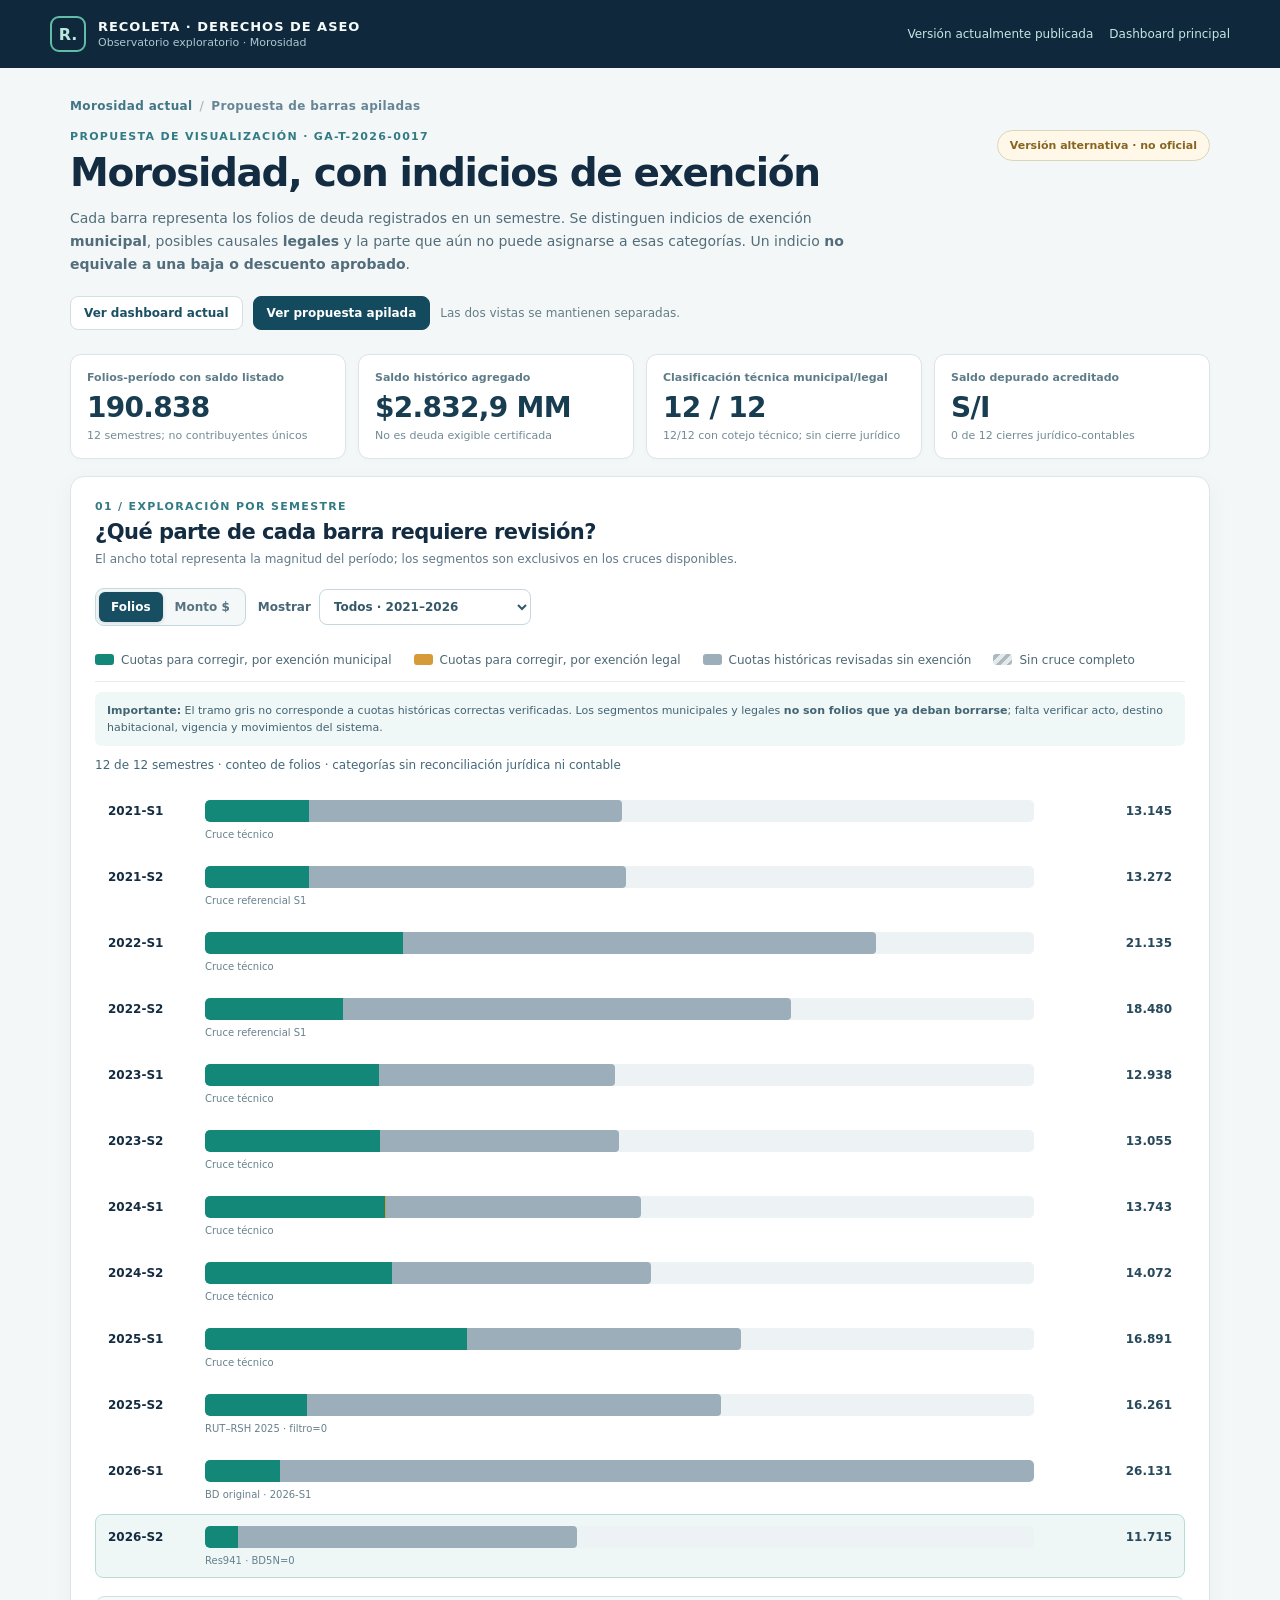
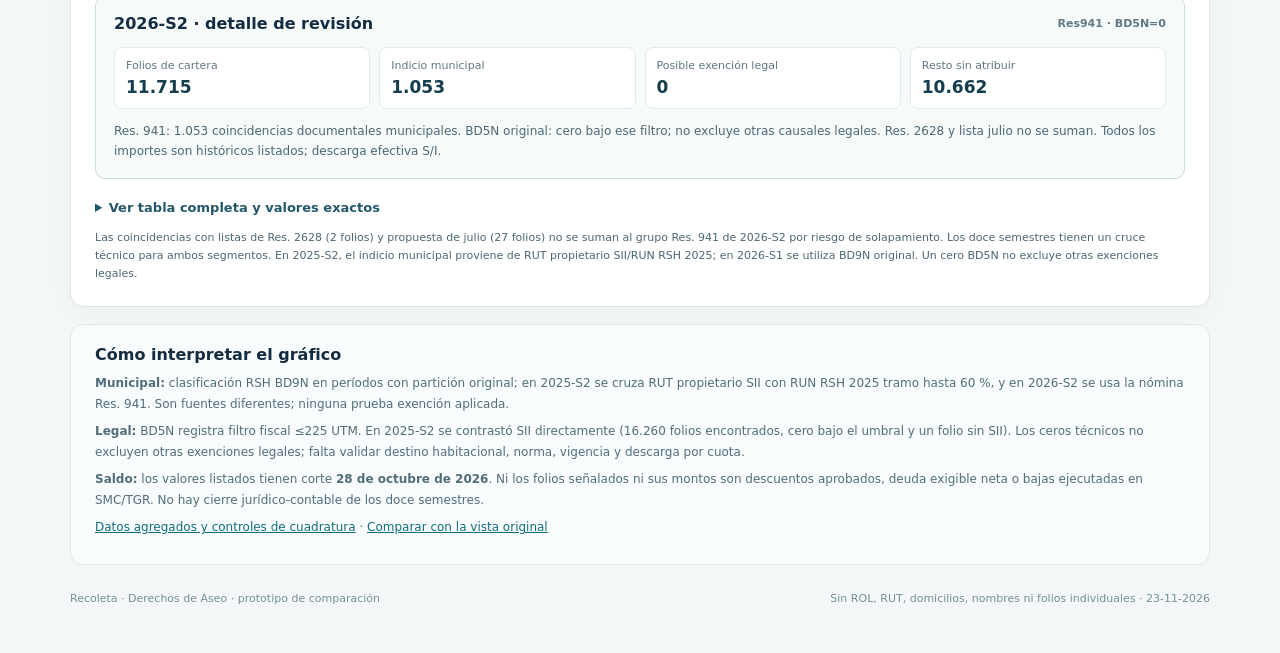
<file: propuestas/morosidad-apilada-20261123/index.html>
<!doctype html>
<html lang="es">
<head>
<meta charset="utf-8">
<meta name="viewport" content="width=device-width,initial-scale=1">
<meta name="theme-color" content="#112840">
<meta name="description" content="Propuesta alternativa: Morosidad de Derechos de Aseo Recoleta 2021–2026, barras apiladas de folios y saldos, indicios de exenciones municipal y legal sin atribuir descargas no acreditadas.">
<title>Morosidad apilada · Propuesta Recoleta</title>
<style>
:root {--ink:#142c41;--ink2:#3c5669;--muted:#698195;--pale:#f4f7f7;--card:#ffffff;--line:#dce5e8;--green:#148878;--greenlight:#dbf3eb;--gold:#d69b38;--goldlight:#fff0cb;--rest:#9baeb9;--restlight:#e6edef;--error:#9c4242}
*,*::before,*::after{box-sizing:border-box}
html{font-family:Inter,ui-sans-serif,system-ui,-apple-system,BlinkMacSystemFont,"Segoe UI",sans-serif;color:var(--ink);background:var(--pale);scroll-behavior:smooth}
body{margin:0;min-width:280px}
button,select{font:inherit}
a{color:#116d7e}
a:hover{text-decoration:underline}
button{cursor:pointer}
:focus-visible{outline:3px solid #f3bb54;outline-offset:3px}
.site-top{background:#10283c;color:#f7fbfb;padding:16px max(18px,calc((100vw - 1180px)/2));display:flex;justify-content:space-between;align-items:center;gap:18px;flex-wrap:wrap}
.identity{display:flex;gap:12px;align-items:center}
.crest{width:36px;height:36px;border:2px solid #61bca8;border-radius:9px;display:flex;align-items:center;justify-content:center;font-weight:900;font-size:16px;color:#b9e9de}
.identity strong{font-size:13px;display:block;letter-spacing:.075em}
.identity small{color:#adc6d1;display:block;font-size:11px;margin-top:2px}
.toplinks{display:flex;gap:16px;flex-wrap:wrap;font-size:12px}
.toplinks a{color:#c1e7e5;text-decoration:none}
.toplinks a:hover{text-decoration:underline}
main{max-width:1180px;margin:0 auto;padding:31px 20px 48px}
.crumb{font-size:12px;font-weight:700;color:#668697;letter-spacing:.03em;margin-bottom:17px}
.crumb a{text-decoration:none;color:#427586}
.crumb .sep{padding:0 7px;color:#abbcc3}
.header{display:grid;grid-template-columns:minmax(0,1fr) auto;align-items:start;gap:16px;margin-bottom:17px}
.eyebrow{text-transform:uppercase;letter-spacing:.12em;font-size:11px;font-weight:850;color:#337b84;margin-bottom:7px}
h1{font-size:clamp(25px,3.8vw,39px);line-height:1.18;letter-spacing:-.035em;margin:0}
.lead{font-size:14px;color:#526d7b;max-width:790px;line-height:1.65;margin:11px 0 0}
.status{border:1px solid #d9d7ba;border-radius:99px;font-size:11px;font-weight:800;color:#876521;background:#fff8e8;padding:8px 12px;white-space:nowrap}
.compare{display:flex;align-items:center;gap:10px;flex-wrap:wrap;margin:20px 0 24px}
.compare a{border:1px solid #d4dfe2;background:white;border-radius:8px;padding:9px 13px;text-decoration:none;font-weight:750;font-size:12px;color:#1b5064}
.compare a.current{background:#134a5d;color:white;border-color:#134a5d}
.compare span{color:#637d89;font-size:12px}
.metrics{display:grid;grid-template-columns:repeat(4,minmax(0,1fr));gap:12px;margin-bottom:17px}
.metric{background:var(--card);border:1px solid var(--line);border-radius:11px;padding:16px 16px 14px;min-width:0;box-shadow:0 2px 7px #20364b05}
.metric small{color:#5d7c88;display:block;font-size:11px;font-weight:750;line-height:1.35}
.metric strong{color:#183d50;font-size:clamp(20px,2.5vw,28px);font-weight:800;display:block;margin:5px 0 4px;letter-spacing:-.025em;font-variant-numeric:tabular-nums}
.metric em{font-size:11px;color:#728b94;display:block;font-style:normal;line-height:1.4}
.sheet{background:#fff;border:1px solid var(--line);border-radius:14px;padding:23px 24px;box-shadow:0 6px 25px #22374b0a;min-width:0}
.section-top{display:flex;gap:20px;align-items:flex-end;justify-content:space-between;flex-wrap:wrap;margin-bottom:15px}
.section-top h2{font-size:21px;letter-spacing:-.025em;margin:5px 0 6px}
.section-top p{font-size:12px;line-height:1.5;color:#617b89;margin:0}
.controls{display:flex;align-items:center;gap:12px;flex-wrap:wrap}
.segmented{display:flex;border:1px solid #c5d8dc;border-radius:9px;overflow:hidden;padding:3px;background:#f4f8f8}
.segmented button{font-size:12px;font-weight:800;border:0;border-radius:6px;padding:8px 12px;color:#577281;background:transparent}
.segmented button[aria-pressed="true"]{color:white;background:#174e61;box-shadow:0 1px 4px #143a502d}
.filter-label{display:flex;gap:8px;align-items:center;font-size:12px;font-weight:800;color:#486675}
.filter-label select{max-width:215px;min-width:0;background:#fff;border:1px solid #c7d7dc;border-radius:8px;padding:9px 10px;color:#345868;font-size:12px}
.key{display:flex;flex-wrap:wrap;gap:10px 22px;padding:12px 0 14px;border-bottom:1px solid #e5edef;margin-bottom:10px}
.key span{display:flex;align-items:center;gap:7px;font-size:12px;color:#4d6876}
.swatch{height:11px;width:19px;border-radius:3px;display:inline-block;flex-shrink:0}
.swatch.m{background:var(--green)}.swatch.l{background:var(--gold)}.swatch.r{background:var(--rest)}.swatch.u{background:repeating-linear-gradient(-45deg,#acbac0,#acbac0 4px,#e4eaec 4px,#e4eaec 8px)}
.legendhint{background:#f0f7f7;padding:10px 12px;border-radius:7px;color:#426473;font-size:11px;line-height:1.55}
#data-status{font-size:12px;color:#426778;margin:12px 0;min-height:18px}
.chart{display:grid;gap:2px;margin-top:6px}
.chart-row{border:1px solid transparent;border-radius:8px;text-align:left;display:grid;grid-template-columns:83px minmax(0,1fr) 124px;gap:14px;align-items:center;padding:11px 12px;width:100%;background:transparent;color:var(--ink)}
.chart-row:hover{background:#f4f9f9}
.chart-row.active{background:#eef7f6;border-color:#b9dcd5}
.chart-row .period{font-weight:820;font-size:12px;font-variant-numeric:tabular-nums}
.chart-row .data-val{font-size:12px;color:#28495b;font-weight:800;text-align:right;font-variant-numeric:tabular-nums;white-space:nowrap}
.track{height:22px;background:#edf2f4;border-radius:5px;overflow:hidden;position:relative}
.bar{height:100%;display:flex;min-width:0;overflow:hidden;border-radius:4px}
.part{height:100%;min-width:0;display:block}
.part.m{background:var(--green)}.part.l{background:var(--gold)}
.part.r{background:var(--rest)}
.part.unknown{background:repeating-linear-gradient(-45deg,#afbfc7,#afbfc7 6px,#e6eef0 6px,#e6eef0 12px)}
.row-caption{grid-column:2/4;color:#67818d;font-size:10px;margin-top:-7px;white-space:normal}
.row-caption b{font-weight:800;color:#466979}
.empty{padding:20px;text-align:center;color:#688390;font-size:13px}
.details{margin-top:18px;border:1px solid #cbdfe2;background:#f6faf9;border-radius:10px;padding:17px 18px}
.details-top{display:flex;justify-content:space-between;gap:10px;align-items:center;flex-wrap:wrap}
.details h3{font-size:16px;margin:0}
.details .mini{font-size:11px;color:#607984;font-weight:750}
.details-grid{display:grid;grid-template-columns:repeat(4,minmax(0,1fr));gap:9px;margin-top:14px}
.detail-value{background:white;border:1px solid #dfebed;border-radius:8px;padding:11px;min-width:0}
.detail-value span{display:block;color:#5f7781;font-size:11px;line-height:1.35}
.detail-value strong{display:block;color:#153d50;margin-top:4px;font-size:17px;overflow-wrap:anywhere;font-variant-numeric:tabular-nums}
.detail-note{font-size:12px;color:#4d6775;line-height:1.6;margin:13px 0 0}
.warning{font-size:11px;line-height:1.65;color:#4c6674;margin:14px 0 0}
.table-section{margin-top:21px}
.table-section summary{font-weight:800;color:#23586a;cursor:pointer;font-size:13px}
.table-scroll{overflow-x:auto;margin-top:12px}
table{width:100%;border-collapse:collapse;font-size:12px;min-width:560px}
th{text-align:left;color:#3c6474;background:#f2f7f8}
th,td{padding:9px 11px;border-bottom:1px solid #e1eaed}
td:not(:first-child),th:not(:first-child){font-variant-numeric:tabular-nums;text-align:right}
td:last-child,th:last-child{text-align:left}
small.na{font-weight:800;color:#a36e32}
.method{margin:17px 0 0;background:#f9fcfc;border:1px solid #dfebeb;border-radius:13px;padding:20px 24px}
.method h2{font-size:16px;margin:0 0 9px}
.method p{font-size:12px;color:#526d7a;line-height:1.75;margin:6px 0}
.method a{font-size:12px}
.footer{margin-top:27px;color:#73909a;font-size:11px;display:flex;justify-content:space-between;flex-wrap:wrap;gap:10px}
@media(max-width:860px){.metrics{grid-template-columns:repeat(2,minmax(0,1fr))}.header{grid-template-columns:1fr}.status{justify-self:start}.details-grid{grid-template-columns:repeat(2,minmax(0,1fr))}.sheet{padding:18px}}
@media(max-width:520px){main{padding:24px 12px}.site-top{padding:13px}.metrics{gap:8px}.metric{padding:11px}.sheet{padding:13px}.chart-row{grid-template-columns:63px minmax(0,1fr) 78px;gap:6px;padding:10px 5px}.chart-row .period,.chart-row .data-val{font-size:10px}.row-caption{font-size:9px}.track{height:18px}.key{gap:10px}.key span{font-size:10px}.filter-label{flex:1;min-width:0}.filter-label select{max-width:100%}.details{padding:13px}.details-grid{gap:6px}.detail-value{padding:9px}.detail-value strong{font-size:14px}.toplinks{gap:9px}}
@media(max-width:340px){.chart-row{grid-template-columns:58px minmax(0,1fr) 70px}.details-grid{grid-template-columns:1fr 1fr}}
</style>
</head>
<body>
<header class="site-top">
  <div class="identity"><div class="crest">R.</div><div><strong>RECOLETA · DERECHOS DE ASEO</strong><small>Observatorio exploratorio · Morosidad</small></div></div>
  <nav class="toplinks" aria-label="Comparar versiones">
    <a href="../../v2/?vista=morosidad">Versión actualmente publicada</a>
    <a href="../../">Dashboard principal</a>
  </nav>
</header>
<main>
  <div class="crumb"><a href="../../v2/?vista=morosidad">Morosidad actual</a><span class="sep">/</span>Propuesta de barras apiladas</div>
  <div class="header">
    <div>
      <div class="eyebrow">Propuesta de visualización · GA-T-2026-0017</div>
      <h1>Morosidad, con indicios de exención</h1>
      <p class="lead">Cada barra representa los folios de deuda registrados en un semestre. Se distinguen indicios de exención <b>municipal</b>, posibles causales <b>legales</b> y la parte que aún no puede asignarse a esas categorías. Un indicio <b>no equivale a una baja o descuento aprobado</b>.</p>
    </div>
    <span class="status">Versión alternativa · no oficial</span>
  </div>
  <div class="compare">
    <a href="../../v2/?vista=morosidad">Ver dashboard actual</a>
    <a class="current" href="./" aria-current="page">Ver propuesta apilada</a>
    <span>Las dos vistas se mantienen separadas.</span>
  </div>
  <section class="metrics" aria-label="Resumen de cartera">
    <div class="metric"><small>Folios-período con saldo listado</small><strong id="k-folios">—</strong><em>12 semestres; no contribuyentes únicos</em></div>
    <div class="metric"><small>Saldo histórico agregado</small><strong id="k-saldo">—</strong><em>No es deuda exigible certificada</em></div>
    <div class="metric"><small>Clasificación técnica municipal/legal</small><strong id="k-revision">—</strong><em>12/12 con cotejo técnico; sin cierre jurídico</em></div>
    <div class="metric"><small>Saldo depurado acreditado</small><strong id="k-depurado">S/I</strong><em>0 de 12 cierres jurídico-contables</em></div>
  </section>
  <section class="sheet" aria-labelledby="chart-title">
    <div class="section-top">
      <div><div class="eyebrow">01 / Exploración por semestre</div><h2 id="chart-title">¿Qué parte de cada barra requiere revisión?</h2><p>El ancho total representa la magnitud del período; los segmentos son exclusivos en los cruces disponibles.</p></div>
      <div class="controls">
        <div class="segmented" aria-label="Unidad del gráfico">
          <button id="unit-folios" aria-pressed="true" type="button">Folios</button>
          <button id="unit-monto" aria-pressed="false" type="button">Monto $</button>
        </div>
        <label class="filter-label" for="year-filter">Mostrar
          <select id="year-filter">
            <option value="todos">Todos · 2021–2026</option>
            <option value="cruces">Con algún cruce</option>
            <option value="pendientes">Sin cruce municipal/legal</option>
            <option value="2026">Solo 2026</option>
          </select>
        </label>
      </div>
    </div>
    <div class="key" aria-label="Leyenda de segmentos">
      <span title="Candidatas a revisión; falta validar aplicación del beneficio por cuota"><i class="swatch m" aria-hidden="true"></i>Cuotas para corregir, por exención municipal</span>
      <span title="Candidatas a revisión; el avalúo no acredita destino ni exención legal aplicada"><i class="swatch l" aria-hidden="true"></i>Cuotas para corregir, por exención legal</span>
      <span title="Revisión técnica sin indicio de exención bajo los filtros disponibles; no acredita corrección jurídica o contable de cada cuota"><i class="swatch r" aria-hidden="true"></i>Cuotas históricas revisadas sin exención</span>
      <span><i class="swatch u" aria-hidden="true"></i>Sin cruce completo</span>
    </div>
    <div class="legendhint"><b>Importante:</b> El tramo gris no corresponde a cuotas históricas correctas verificadas. Los segmentos municipales y legales <b>no son folios que ya deban borrarse</b>; falta verificar acto, destino habitacional, vigencia y movimientos del sistema.</div>
    <p id="data-status" role="status" aria-live="polite">Comprobando el origen público, las sumas y los doce semestres…</p>
    <div class="chart" id="chart" role="list" aria-label="Barras apiladas de morosidad por semestre"></div>
    <aside class="details" id="detail-panel" aria-labelledby="detail-title">
      <div class="details-top"><h3 id="detail-title">Selecciona un semestre</h3><span class="mini" id="detail-source">Detalle de cobertura documental</span></div>
      <div class="details-grid">
        <div class="detail-value"><span>Folios de cartera</span><strong id="d-total">—</strong></div>
        <div class="detail-value"><span>Indicio municipal</span><strong id="d-mun">—</strong></div>
        <div class="detail-value"><span>Posible exención legal</span><strong id="d-legal">—</strong></div>
        <div class="detail-value"><span>Resto sin atribuir</span><strong id="d-other">—</strong></div>
      </div>
      <p class="detail-note" id="detail-note">Los conteos son folios-período, nunca personas únicas.</p>
    </aside>
    <div class="table-section">
      <details>
        <summary>Ver tabla completa y valores exactos</summary>
        <div class="table-scroll">
          <table aria-label="Detalle de folios y montos por semestre">
            <thead><tr><th scope="col">Semestre</th><th scope="col">Total</th><th scope="col">Municipal</th><th scope="col">Legal</th><th scope="col">Resto</th><th scope="col">Calidad</th></tr></thead>
            <tbody id="table-body"></tbody>
          </table>
        </div>
      </details>
    </div>
    <p class="warning">Las coincidencias con listas de Res. 2628 (2 folios) y propuesta de julio (27 folios) no se suman al grupo Res. 941 de 2026-S2 por riesgo de solapamiento. Los doce semestres tienen un cruce técnico para ambos segmentos. En 2025-S2, el indicio municipal proviene de RUT propietario SII/RUN RSH 2025; en 2026-S1 se utiliza BD9N original. Un cero BD5N no excluye otras exenciones legales.</p>
  </section>
  <section class="method" aria-labelledby="method-title">
    <h2 id="method-title">Cómo interpretar el gráfico</h2>
    <p><b>Municipal:</b> clasificación RSH BD9N en períodos con partición original; en 2025-S2 se cruza RUT propietario SII con RUN RSH 2025 tramo hasta 60 %, y en 2026-S2 se usa la nómina Res. 941. Son fuentes diferentes; ninguna prueba exención aplicada.</p>
    <p><b>Legal:</b> BD5N registra filtro fiscal ≤225 UTM. En 2025-S2 se contrastó SII directamente (16.260 folios encontrados, cero bajo el umbral y un folio sin SII). Los ceros técnicos no excluyen otras exenciones legales; falta validar destino habitacional, norma, vigencia y descarga por cuota.</p>
    <p><b>Saldo:</b> los valores listados tienen corte <b>28 de octubre de 2026</b>. Ni los folios señalados ni sus montos son descuentos aprobados, deuda exigible neta o bajas ejecutadas en SMC/TGR. No hay cierre jurídico-contable de los doce semestres.</p>
    <p><a href="./datos.json">Datos agregados y controles de cuadratura</a> · <a href="../../v2/?vista=morosidad">Comparar con la vista original</a></p>
  </section>
  <footer class="footer"><span>Recoleta · Derechos de Aseo · prototipo de comparación</span><span>Sin ROL, RUT, domicilios, nombres ni folios individuales · 23-11-2026</span></footer>
</main>
<script>
(function(){
 "use strict";
 const $=id=>document.getElementById(id);
 let rows=[],unit="folios",filter="todos",selected="2026-S2";
 const fmt=new Intl.NumberFormat("es-CL",{maximumFractionDigits:0});
 const dec=new Intl.NumberFormat("es-CL",{maximumFractionDigits:1});
 const int=x=>Number.isSafeInteger(x)&&x>=0;
 const f=x=>fmt.format(x);
 const million=x=>"$"+dec.format(x/1e6)+" MM";
 const val=(x,kind=unit)=>x==null?"S/I":kind==="folios"?f(x):"$"+f(x);
 const measure=(row,type)=>type==="folios"?row.folios:row.saldo_clp;
 const metric=(row,seg)=>unit==="folios"?row[seg].folios:row[seg].saldo_clp;
 function check(data){
  if(!data||data.esquema!=="da17_morosidad_apilada_propuesta_v1"||data.fecha_corte_cartera!=="2026-10-28"||
   !Array.isArray(data.periodos)||data.periodos.length!==12||!data.resumen||
   data.resumen.folios_periodo!==190838||data.resumen.saldo_listado_clp!==2832929422||
   data.resumen.cierres_juridico_contables!==0||data.resumen.deuda_exigible_depurada_clp!==null)
   throw Error("Cobertura o reglas inválidas");
  const seen=new Set(), sums={folios:0,saldo:0};
  data.periodos.forEach(row=>{
   if(!/^\d{4}-S[12]$/.test(row.periodo)||seen.has(row.periodo)||
    !int(row.folios)||!int(row.saldo_clp)||!row.municipal||!row.legal||!row.no_segmentado)
    throw Error("Semestre o identificador inválido");
   seen.add(row.periodo);sums.folios+=row.folios;sums.saldo+=row.saldo_clp;
   for(const key of ["folios","saldo_clp"]){
    const total=key==="folios"?row.folios:row.saldo_clp;
    const mun=row.municipal[key],leg=row.legal[key],other=row.no_segmentado[key];
    if(!int(other)||mun!==null&&!int(mun)||leg!==null&&!int(leg)||
     other+(mun??0)+(leg??0)!==total)throw Error("Doble conteo o fuente incompleta: "+row.periodo);
   }
   if(row.beneficio_aplicado.folios!==null||row.beneficio_aplicado.saldo_clp!==null)
    throw Error("No se acreditó descarga por cuota");
  });
  if(sums.folios!==190838||sums.saldo!==2832929422||seen.size!==12||
   data.periodos.find(row=>row.periodo==="2026-S2").municipal.folios!==1053||
   data.periodos.find(row=>row.periodo==="2026-S2").legal.folios!==0||
   data.resumen.semestres_con_indicio_municipal_y_filtro_legal_tecnicos!==12||
   [["2025-S2",3226,0],["2026-S1",2362,0],["2026-S2",1053,0]].some(([periodo,m,l])=>{
     const row=data.periodos.find(r=>r.periodo===periodo);
     return !row||row.municipal.folios!==m||row.legal.folios!==l;
   })||data.periodos.some(row=>row.municipal.folios===null||row.legal.folios===null))
   throw Error("Control CE38 cruce técnico 12/12 inconsistente");
  return data.periodos;
 }
 function make(tag,cls,txt){
  const el=document.createElement(tag);
  if(cls)el.className=cls;
  if(txt!==undefined)el.textContent=txt;
  return el;
 }
 function describe(row){
  if(row.origen==="NOMINA_RES941_2026_S2_LEGAL_BD5N_0")return "Res. 941: 1.053 coincidencias documentales municipales. BD5N original: cero bajo ese filtro; no excluye otras causales legales. Res. 2628 y lista julio no se suman.";
  if(row.origen==="RSH_RUT_PROP_SII_2025S2_CE38")return "2025-S2: 3.226 coincidencias RUT propietario SII / RUN RSH 2025 tramo ≤60; filtro ≤225 UTM: cero en 16.260 folios con SII, uno sin SII. Las coincidencias solo por domicilio quedaron en el tramo gris.";
  if(row.origen==="BD_REFERENCIAL_S1")return "BD9N/BD5N: clasificación técnica de S1 usada referencialmente en S2; no acredita beneficio vigente en cada cuota.";
  if(row.origen==="BD_ORIGINAL_2026S1_CE19")return "2026-S1: partición BD original por ROL: 2.362 folios BD9N, cero BD5N. No hay cierre de exenciones o pagos.";
  return "Clasificación técnica BD9N (RSH municipal) y BD5N (avalúo ≤225 UTM). Falta comprobar acto, destino habitacional y efectos contables.";
 }
 function labelStatus(row){
  if(row.origen==="NOMINA_RES941_2026_S2_LEGAL_BD5N_0")return "Res941 · BD5N=0";
  if(row.origen==="RSH_RUT_PROP_SII_2025S2_CE38")return "RUT–RSH 2025 · filtro=0";
  if(row.origen==="BD_ORIGINAL_2026S1_CE19")return "BD original · 2026-S1";
  if(row.origen==="BD_REFERENCIAL_S1")return "Cruce referencial S1";
  return "Cruce técnico";
 }
 function paintDetail(row){
  selected=row.periodo;
  $("detail-title").textContent=row.periodo+" · detalle de revisión";
  $("detail-source").textContent=labelStatus(row);
  $("d-total").textContent=val(measure(row,unit));
  $("d-mun").textContent=val(metric(row,"municipal"));
  $("d-legal").textContent=val(metric(row,"legal"));
  $("d-other").textContent=val(metric(row,"no_segmentado"));
  $("detail-note").textContent=describe(row)+" Todos los importes son históricos listados; descarga efectiva S/I.";
  document.querySelectorAll(".chart-row").forEach(el=>el.classList.toggle("active",el.dataset.periodo===row.periodo));
 }
 function visible(){
  return rows.filter(row=>filter==="todos"||
   filter==="cruces"&&row.origen!=="NO_CLASIFICADO"||
   filter==="pendientes"&&row.origen==="NO_CLASIFICADO"||
   filter==="2026"&&row.periodo.startsWith("2026-"));
 }
 function redraw(){
  const show=visible(),root=$("chart"),body=$("table-body"),max=Math.max(...rows.map(row=>measure(row,unit)));
  root.replaceChildren();body.replaceChildren();
  show.forEach(row=>{
   const button=make("button","chart-row");
   button.type="button";button.dataset.periodo=row.periodo;button.setAttribute("role","listitem");
   button.setAttribute("aria-label",row.periodo+": total "+val(measure(row,unit))+
    "; indicio municipal "+val(metric(row,"municipal"))+"; indicio legal "+val(metric(row,"legal"))+
    "; resto "+val(metric(row,"no_segmentado")));
   const track=make("div","track"),bar=make("div","bar");
   bar.style.width=(100*measure(row,unit)/max).toFixed(3)+"%";
   const parts=[["m","municipal"],["l","legal"],["r","no_segmentado"]];
   parts.forEach(pair=>{
    const amount=metric(row,pair[1])??0;
    if(amount<=0)return;
    const klass=pair[0]==="r"&&(row.origen==="NO_CLASIFICADO"||row.origen==="NOMINA_RES941_2026_S2")?"part unknown":"part "+pair[0];
    const seg=make("span",klass);
    seg.style.flexGrow=String(amount);
    seg.style.flexBasis="0";
    seg.title=pair[1]+": "+val(amount);
    bar.appendChild(seg);
   });
   track.appendChild(bar);
   const caption=make("small","row-caption",labelStatus(row));
   button.append(make("span","period",row.periodo),track,make("span","data-val",unit==="folios"?f(row.folios):million(row.saldo_clp)),caption);
   button.addEventListener("click",()=>paintDetail(row));
   root.appendChild(button);
   const tr=make("tr");
   [row.periodo,val(measure(row,unit)),val(metric(row,"municipal")),val(metric(row,"legal")),val(metric(row,"no_segmentado")),labelStatus(row)].forEach((txt,i)=>{
     const cell=make("td","",txt);
     if(txt==="S/I")cell.className="na";
     tr.appendChild(cell);
   });
   body.appendChild(tr);
  });
  if(!show.length)root.append(make("div","empty","No hay semestres para este filtro."));
  const target=show.find(row=>row.periodo===selected)||show[0];
  if(target)paintDetail(target);
  $("data-status").textContent=show.length+" de 12 semestres · "+(unit==="folios"?"conteo de folios":"saldo histórico CLP")+
   " · categorías sin reconciliación jurídica ni contable";
 }
 document.querySelectorAll(".segmented button").forEach(b=>{
  b.addEventListener("click",()=>{
    unit=b.id==="unit-monto"?"monto":"folios";
    $("unit-folios").setAttribute("aria-pressed",String(unit==="folios"));
    $("unit-monto").setAttribute("aria-pressed",String(unit==="monto"));
    redraw();
  });
 });
 $("year-filter").addEventListener("change",e=>{filter=e.target.value;redraw();});
 fetch("./datos.json",{cache:"no-store"}).then(res=>{if(!res.ok)throw Error("No se pudo recuperar datos.json");return res.json();})
 .then(data=>{
  rows=check(data);
  $("k-folios").textContent=f(data.resumen.folios_periodo);
  $("k-saldo").textContent=million(data.resumen.saldo_listado_clp);
  $("k-revision").textContent="12 / 12";
  $("k-depurado").textContent="S/I";
  redraw();
 }).catch(err=>{
  $("data-status").textContent="Datos no disponibles: falló validación de fuente y cuadratura.";
  $("k-folios").textContent="S/I";$("k-saldo").textContent="S/I";$("k-revision").textContent="S/I";
  $("chart").replaceChildren();
  console.warn("QA gráfico apilado:",err.message);
 });
})();
</script>
</body></html>
</file>
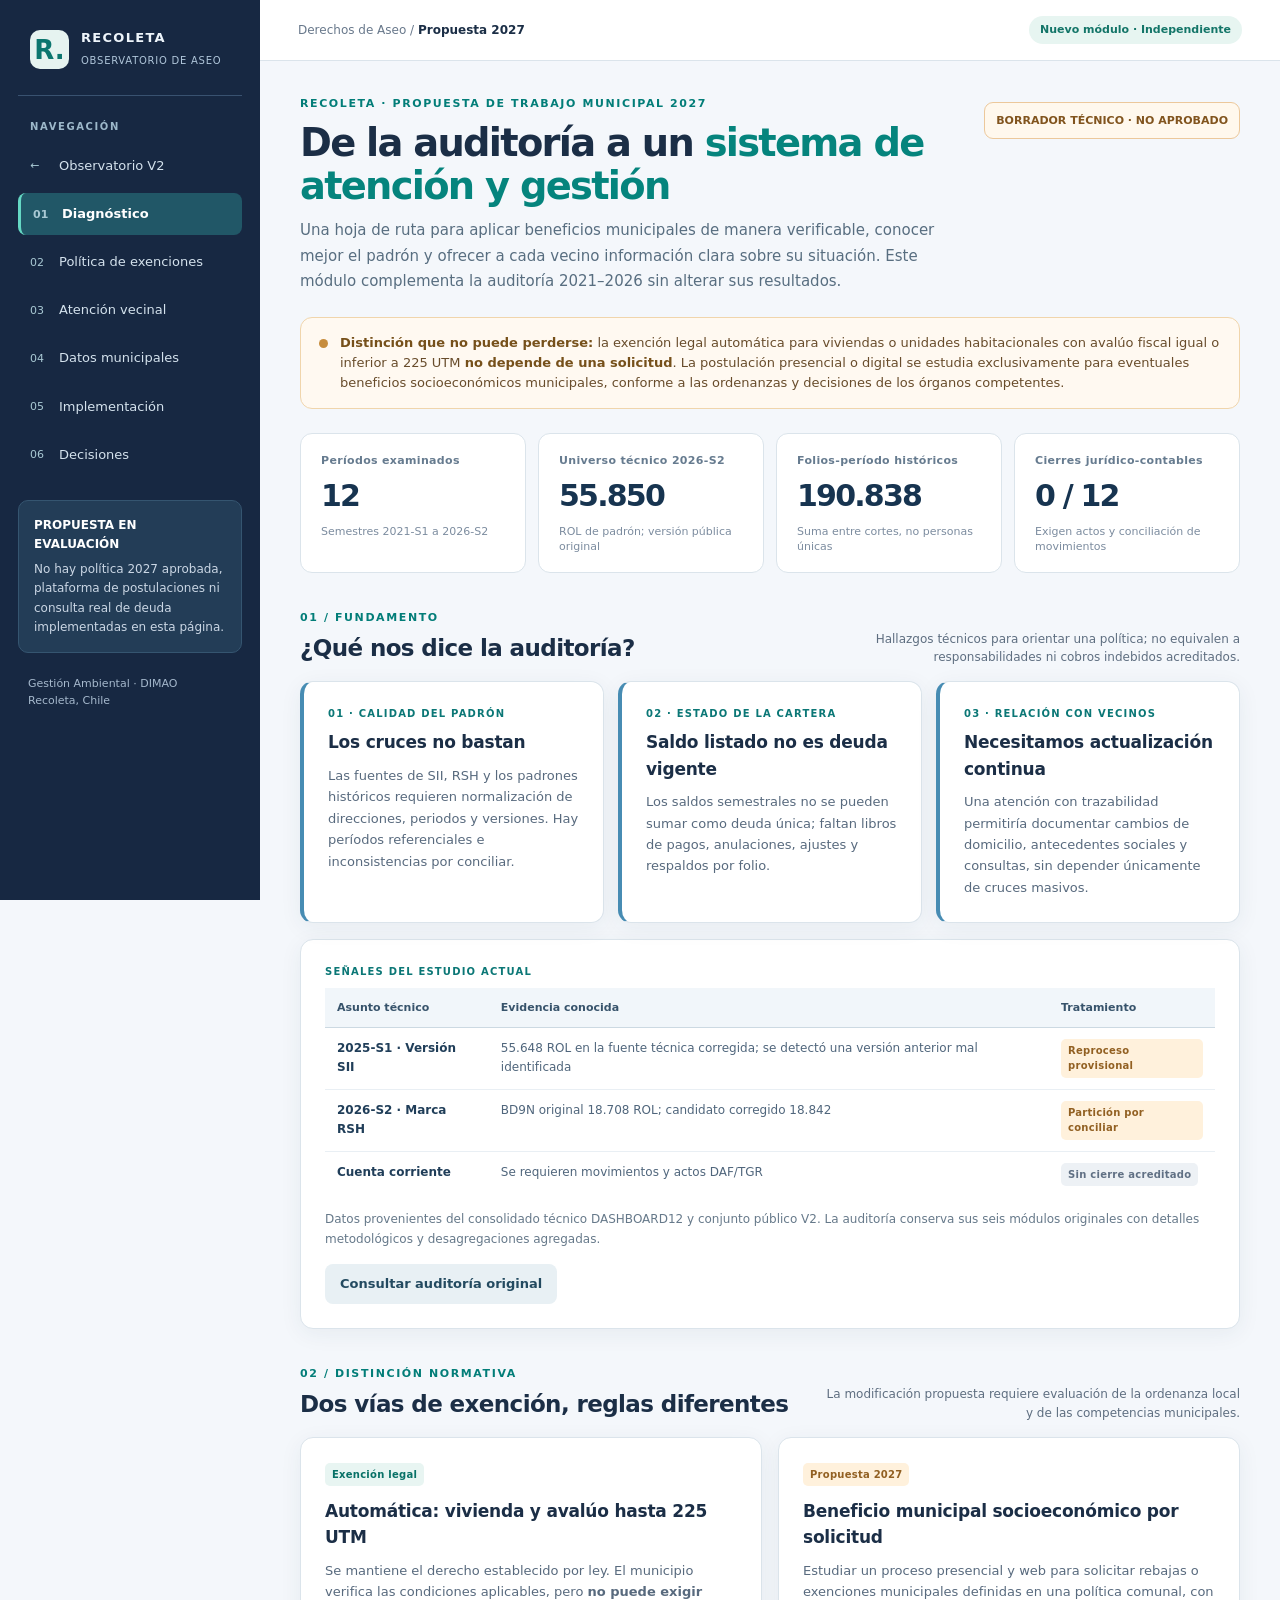
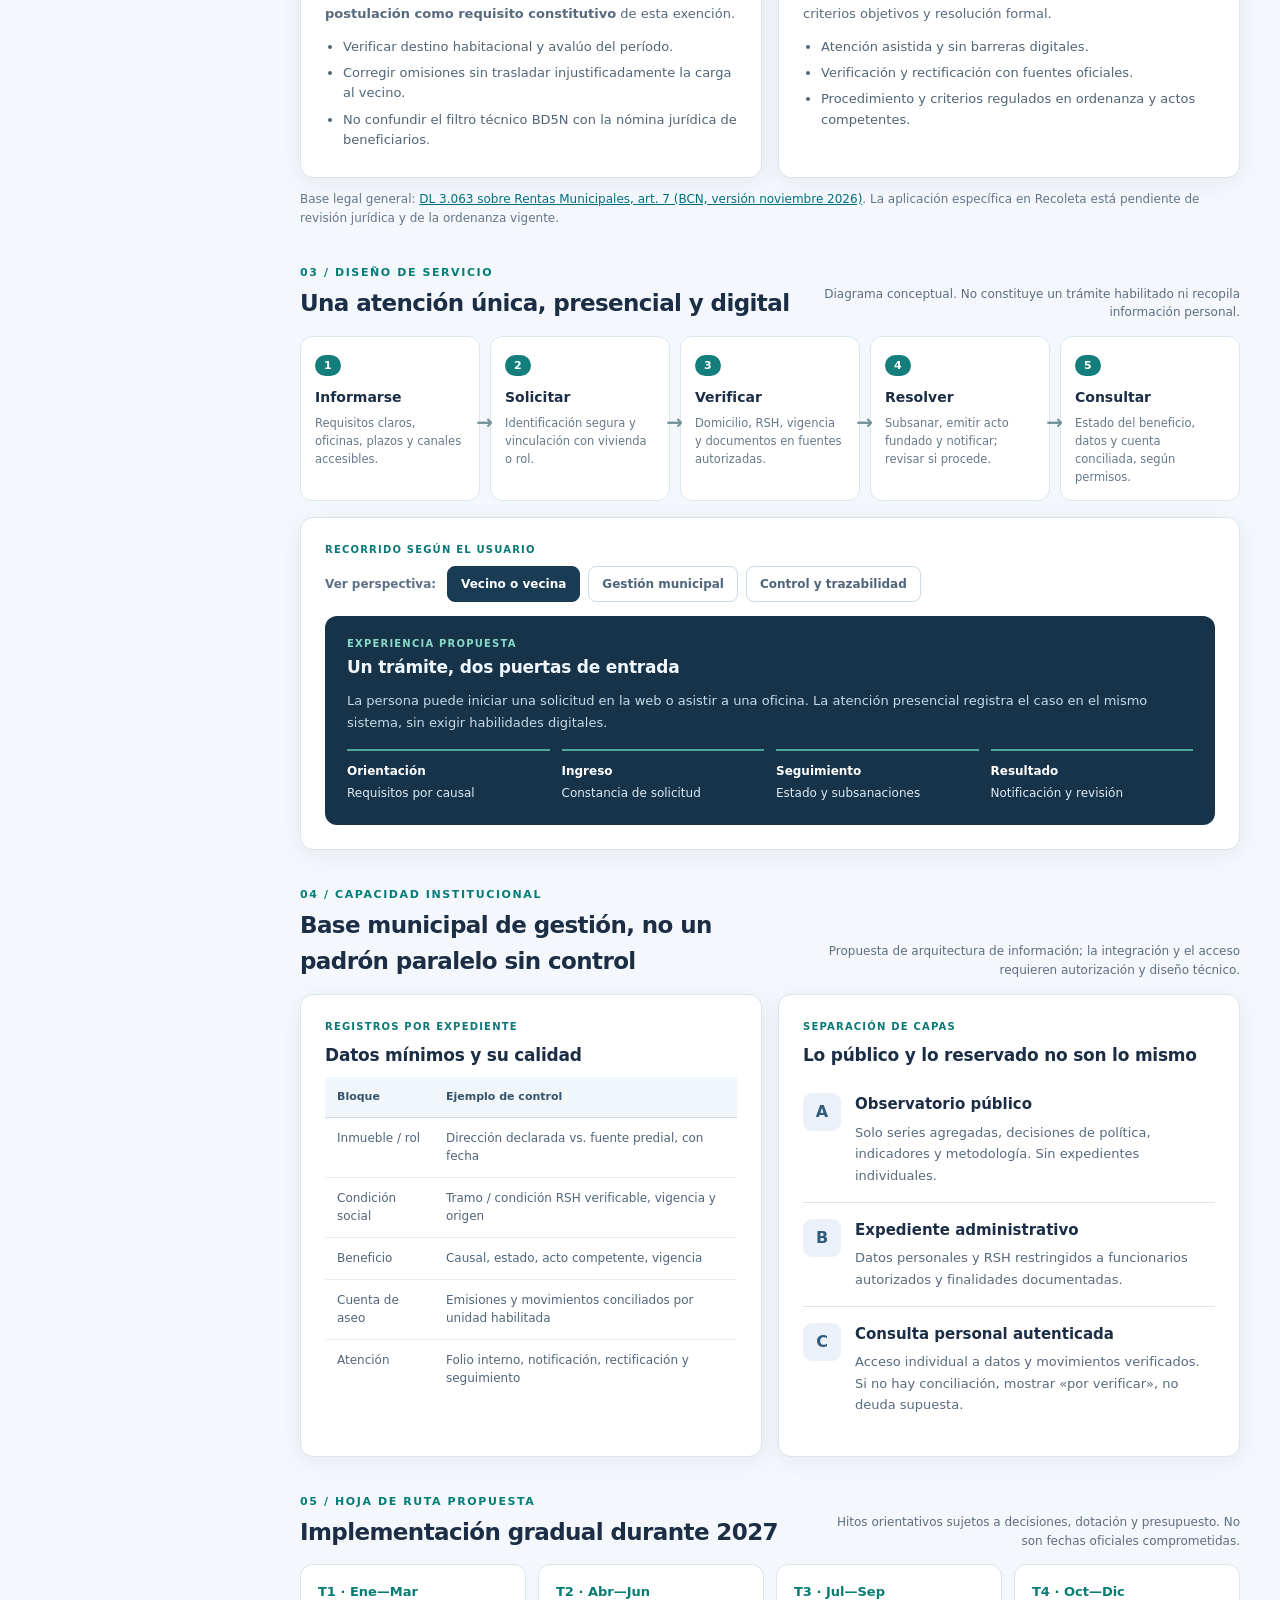
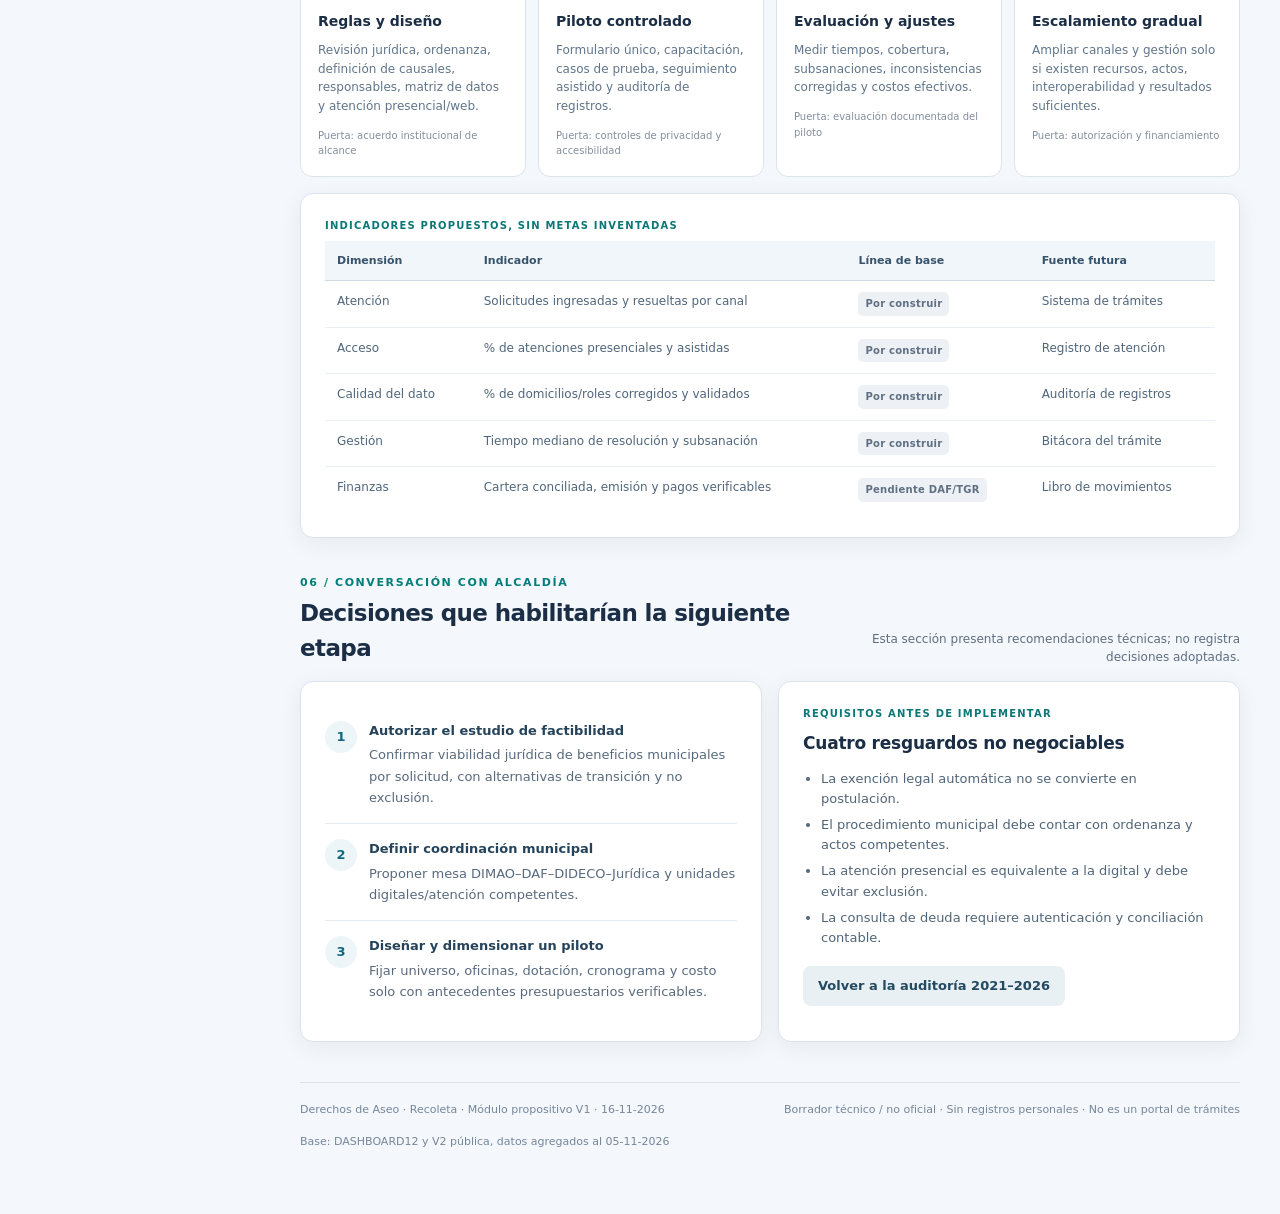
<file: v2/propuesta-2027/index.html>
<!doctype html>
<html lang="es">
<head>
<meta charset="utf-8">
<meta name="viewport" content="width=device-width,initial-scale=1">
<meta name="theme-color" content="#142540">
<meta name="description" content="Propuesta técnica de modernización de derechos de aseo 2027 para Recoleta. Anexo del observatorio 2021–2026. Documento de trabajo, no oficial.">
<title>Propuesta 2027 · Observatorio de Derechos de Aseo · Recoleta</title>
<style>
:root{color-scheme:light;--navy:#172842;--navy2:#233d5c;--teal:#007d78;--mint:#e7f5f1;--bg:#f4f7fb;--line:#dbe4eb;--muted:#5e6e80;--ink:#1b2e46;--orange:#a36626;--light-orange:#fff4e5;--white:#fff}
*{box-sizing:border-box}html{scroll-behavior:smooth}body{margin:0;background:var(--bg);color:var(--ink);font-family:Inter,"Segoe UI",system-ui,-apple-system,sans-serif;font-size:15px;line-height:1.55}a{color:#006f80}a:hover{text-decoration-thickness:2px}button{font:inherit;cursor:pointer}button:focus-visible,a:focus-visible{outline:3px solid #2fa6b4;outline-offset:3px}.shell{display:grid;grid-template-columns:260px minmax(0,1fr);min-height:100vh}.rail{position:sticky;top:0;align-self:start;height:100vh;background:var(--navy);color:#eef5fb;padding:28px 18px;overflow:auto}.brand{display:flex;gap:12px;align-items:center;padding:0 12px 24px;border-bottom:1px solid #395270}.brand-square{display:grid;place-items:center;background:#e6f3f0;color:#0c766f;width:39px;height:39px;border-radius:10px;font-weight:900;font-size:26px}.brand b{display:block;letter-spacing:.1em;font-size:13px}.brand small{color:#b0c6da;font-size:10px;letter-spacing:.075em}.rail-label{font-size:10px;font-weight:800;letter-spacing:.16em;color:#9db8ca;margin:23px 12px 10px}.rail-link{display:flex;align-items:center;gap:10px;padding:11px 12px;color:#d4e2ed;text-decoration:none;font-size:13px;border-radius:8px;margin-bottom:6px}.rail-link:hover{background:#28415e}.rail-link.active{background:#215767;color:#fff;font-weight:800;border-left:3px solid #65d8c4}.rail-link .num{font-variant-numeric:tabular-nums;color:#a9c9d4;font-size:11px;width:19px}.rail-note{background:#233d57;border:1px solid #355570;border-radius:10px;color:#cad6e4;padding:15px;margin-top:24px;font-size:12px;line-height:1.6}.rail-note strong{display:block;color:#fff;margin-bottom:6px}.rail-foot{font-size:11px;color:#a5b8cc;margin-top:22px;padding:0 10px}.main{min-width:0}.topbar{height:61px;padding:0 38px;background:#fff;border-bottom:1px solid var(--line);display:flex;align-items:center;justify-content:space-between;gap:16px;font-size:12px}.crumb{color:#68788b}.crumb strong{color:var(--ink)}.top-label{background:var(--mint);color:#137568;border-radius:20px;padding:5px 11px;font-size:11px;font-weight:750}.container{max-width:1350px;padding:34px 40px 64px;margin:auto}.eyebrow{color:#027d78;font-size:11px;font-weight:800;letter-spacing:.145em;text-transform:uppercase}.hero{display:flex;align-items:flex-start;justify-content:space-between;gap:24px;margin-bottom:22px}.hero h1{font-size:clamp(29px,3vw,43px);letter-spacing:-.045em;margin:9px 0 11px;line-height:1.12}.hero h1 span{color:#05847d}.lead{color:#586e80;font-size:15px;max-width:860px;line-height:1.7;margin:0}.stamp{border:1px solid #ecc89b;border-radius:9px;color:#81541e;background:#fff8ed;font-size:11px;font-weight:800;padding:9px 11px;white-space:nowrap;margin-top:7px}.notice{display:flex;gap:12px;border:1px solid #f0d5ac;background:#fff9f1;border-radius:12px;padding:15px 18px;margin-bottom:24px;line-height:1.55;color:#684c2b;font-size:13px}.notice b{color:#76501a}.notice .dot{width:9px;height:9px;background:#c78d3d;border-radius:50%;margin-top:6px;flex:none}.kpis{display:grid;grid-template-columns:repeat(4,minmax(0,1fr));gap:12px;margin-bottom:26px}.kpi{background:#fff;border:1px solid var(--line);border-radius:12px;padding:18px 20px;min-width:0}.kpi .name{font-size:11px;color:#667b8f;font-weight:800;letter-spacing:.03em}.kpi .value{font-size:30px;font-weight:850;letter-spacing:-.06em;margin:4px 0;color:#173450;font-variant-numeric:tabular-nums}.kpi small{color:#7c8c9f;font-size:11px;line-height:1.4;display:block}.section{margin-top:36px;scroll-margin-top:24px}.sec-head{display:flex;justify-content:space-between;gap:18px;align-items:flex-end;margin-bottom:14px}.sec-head h2{font-size:23px;letter-spacing:-.026em;margin:5px 0 0}.sec-head p{font-size:12px;color:var(--muted);margin:0;max-width:420px;text-align:right}.grid-2{display:grid;grid-template-columns:repeat(2,minmax(0,1fr));gap:16px}.grid-3{display:grid;grid-template-columns:repeat(3,minmax(0,1fr));gap:14px}.panel{background:#fff;border:1px solid var(--line);border-radius:13px;padding:24px;min-width:0;box-shadow:0 5px 22px #193b5310}.panel h3{font-size:17px;margin:0 0 9px;letter-spacing:-.013em}.panel p{color:#586a7e;margin:7px 0 0;font-size:13px;line-height:1.65}.panel ul{padding-left:18px;margin:10px 0 0;color:#506578;font-size:13px}.panel li{padding:3px 0}.mini{font-size:10px;font-weight:800;letter-spacing:.12em;color:#0b7776;text-transform:uppercase;margin-bottom:8px}.fact{border-left:4px solid #478cb3}.gap-top{margin-top:16px}.big-quote{font-size:19px;line-height:1.5;font-weight:750;letter-spacing:-.018em;color:#22415c;margin:0 0 12px}.linkline{font-size:12px;line-height:1.6;color:#63768a}.status{border-radius:5px;padding:4px 7px;display:inline-block;font-size:10px;font-weight:850;letter-spacing:.025em;background:#e8f5f2;color:#087167}.status.amber{background:#fff1dc;color:#926022}.status.gray{background:#edf1f5;color:#607084}.rule{display:flex;gap:14px;align-items:flex-start}.rule .number{display:grid;place-items:center;border-radius:9px;background:#eaf1f8;color:#315c7c;min-width:38px;height:38px;font-size:16px;font-weight:850}.rule p{margin-top:5px}.section-rule{padding:16px 0;border-bottom:1px solid var(--line)}.section-rule:last-child{border-bottom:0}.process{display:grid;grid-template-columns:repeat(5,minmax(0,1fr));gap:10px}.stage{position:relative;border:1px solid #dbe6ed;background:#fff;border-radius:12px;padding:16px 14px 14px;min-width:0}.stage:after{content:'→';position:absolute;right:-14px;top:43%;color:#74929a;font-weight:900;font-size:20px;z-index:1}.stage:last-child:after{content:''}.stage .pillno{display:inline-block;color:#fff;background:#147e7c;border-radius:22px;font-weight:850;font-size:11px;padding:2px 9px}.stage h3{font-size:14px;margin:11px 0 5px}.stage p{font-size:11.5px;color:#65798b;line-height:1.57;margin:0}.toolbar{display:flex;align-items:center;flex-wrap:wrap;gap:8px;margin:0 0 14px}.toolbar .label{font-size:12px;color:#5c7185;font-weight:750;margin-right:3px}.toggle{background:#fff;color:#4f657a;border:1px solid #cadbe6;border-radius:8px;padding:8px 13px;font-size:12px;font-weight:750}.toggle[aria-pressed="true"]{background:#193b53;color:#fff;border-color:#193b53}.flow-preview{background:#17334a;color:#f0f7fc;border-radius:12px;padding:20px 22px;min-height:160px}.flow-preview h3{font-size:17px;margin:2px 0 10px}.flow-preview p{color:#c6d9e6;font-size:13px;margin:0;line-height:1.7}.flow-preview .caption{color:#88d9c7;font-weight:850;font-size:10px;letter-spacing:.12em}.flow-preview ol{display:grid;grid-template-columns:repeat(4,1fr);gap:12px;list-style:none;padding:0;margin:15px 0 0}.flow-preview li{border-top:2px solid #4fa69b;padding-top:11px;color:#dcebf5;font-size:12px}.flow-preview li b{display:block;color:#fff;margin-bottom:3px}.data-table{width:100%;border-collapse:collapse;font-size:12px}.table-wrap{overflow-x:auto}.data-table th{text-align:left;padding:11px 12px;border-bottom:1px solid #ccd9e2;background:#f1f6fa;color:#37536b;font-size:11px;white-space:nowrap}.data-table td{padding:11px 12px;border-bottom:1px solid #e9eff4;color:#50667c;vertical-align:top}.data-table tr:last-child td{border-bottom:none}.data-table td strong{color:#203e59}.data-table .right{text-align:right;font-variant-numeric:tabular-nums}.timeline{display:grid;grid-template-columns:repeat(4,minmax(0,1fr));gap:12px}.quarter{background:#fff;border:1px solid var(--line);border-radius:12px;padding:17px}.quarter .quarter-name{font-size:13px;color:#077b74;font-weight:900;margin-bottom:8px}.quarter h3{font-size:14px;margin:0 0 9px}.quarter p{font-size:12px;color:#60758a;margin:0}.quarter small{font-size:10px;color:#838e9d;display:block;margin-top:12px}.decision{display:flex;gap:12px;padding:15px 0;border-bottom:1px solid #e4ebf2}.decision:last-child{border-bottom:0}.decision .bullet{background:#edf5f8;color:#0d6a80;min-width:32px;height:32px;border-radius:50%;display:grid;place-items:center;font-size:13px;font-weight:850}.decision b{display:block;font-size:13px;color:#25435b}.decision p{margin:3px 0 0}.foot{margin-top:40px;border-top:1px solid var(--line);padding-top:18px;display:flex;gap:14px;flex-wrap:wrap;justify-content:space-between;color:#75869a;font-size:11px}.buttonlink{display:inline-block;text-decoration:none;border-radius:8px;padding:10px 15px;font-size:13px;font-weight:750;background:#0c7c79;color:#fff}.buttonlink:hover{background:#096b69;color:#fff}.buttonlink.secondary{background:#e8f0f4;color:#234a60}.buttonlink.secondary:hover{background:#d8e6ed}.actions{display:flex;gap:9px;flex-wrap:wrap;margin-top:15px}.note{font-size:12px;line-height:1.6;color:#66798a;margin-top:13px}.metric{font-weight:850;color:#294862;font-variant-numeric:tabular-nums}
@media(max-width:1180px){.shell{grid-template-columns:210px minmax(0,1fr)}.container{padding:29px 25px 60px}.topbar{padding:0 25px}.kpis{grid-template-columns:repeat(2,minmax(0,1fr))}.process{grid-template-columns:repeat(3,minmax(0,1fr))}.stage:after{content:''}}
@media(max-width:860px){.shell{display:block}.rail{height:auto;position:relative;padding:13px 15px}.brand{display:none}.rail-label,.rail-note,.rail-foot{display:none}.rail-nav{display:flex;overflow-x:auto;gap:6px;scrollbar-width:thin}.rail-link{white-space:nowrap;padding:10px;margin:0}.rail-link .num{width:auto}.hero{display:block}.stamp{display:inline-block;margin-top:17px}.process{grid-template-columns:repeat(2,minmax(0,1fr))}.flow-preview ol{grid-template-columns:repeat(2,minmax(0,1fr))}.timeline{grid-template-columns:repeat(2,minmax(0,1fr))}}
@media(max-width:600px){.container{padding:22px 14px 50px}.topbar{height:auto;min-height:60px;padding:12px 15px;flex-wrap:wrap}.top-label{font-size:10px}.hero h1{font-size:31px}.lead{font-size:14px}.kpis,.grid-2,.grid-3,.process,.timeline{grid-template-columns:1fr}.kpi .value{font-size:28px}.panel{padding:19px}.sec-head{display:block}.sec-head p{text-align:left;margin-top:7px}.flow-preview ol{grid-template-columns:1fr}.notice{padding:13px}.stamp{white-space:normal}.foot{display:block}.foot span{display:block;margin-bottom:7px}}
@media(prefers-reduced-motion:reduce){html{scroll-behavior:auto}}
</style>
</head>
<body>
<div class="shell">
  <aside class="rail" aria-label="Navegación de propuesta 2027">
    <div class="brand"><div class="brand-square" aria-hidden="true">R.</div><div><b>RECOLETA</b><small>OBSERVATORIO DE ASEO</small></div></div>
    <div class="rail-label">NAVEGACIÓN</div>
    <nav class="rail-nav" aria-label="Secciones de la propuesta">
      <a class="rail-link" href="../"><span class="num">←</span> Observatorio V2</a>
      <a class="rail-link active" href="#diagnostico" aria-current="page"><span class="num">01</span> Diagnóstico</a>
      <a class="rail-link" href="#politica"><span class="num">02</span> Política de exenciones</a>
      <a class="rail-link" href="#atencion"><span class="num">03</span> Atención vecinal</a>
      <a class="rail-link" href="#datos"><span class="num">04</span> Datos municipales</a>
      <a class="rail-link" href="#implementacion"><span class="num">05</span> Implementación</a>
      <a class="rail-link" href="#decisiones"><span class="num">06</span> Decisiones</a>
    </nav>
    <div class="rail-note"><strong>PROPUESTA EN EVALUACIÓN</strong>No hay política 2027 aprobada, plataforma de postulaciones ni consulta real de deuda implementadas en esta página.</div>
    <div class="rail-foot">Gestión Ambiental · DIMAO<br>Recoleta, Chile</div>
  </aside>
  <div class="main">
    <div class="topbar"><div class="crumb">Derechos de Aseo <span aria-hidden="true">/</span> <strong>Propuesta 2027</strong></div><span class="top-label">Nuevo módulo · Independiente</span></div>
    <main class="container">
      <header class="hero"><div><div class="eyebrow">Recoleta · Propuesta de trabajo municipal 2027</div><h1>De la auditoría a un <span>sistema de atención y gestión</span></h1><p class="lead">Una hoja de ruta para aplicar beneficios municipales de manera verificable, conocer mejor el padrón y ofrecer a cada vecino información clara sobre su situación. Este módulo complementa la auditoría 2021–2026 sin alterar sus resultados.</p></div><div class="stamp">BORRADOR TÉCNICO · NO APROBADO</div></header>
      <div class="notice" role="note"><div class="dot" aria-hidden="true"></div><div><b>Distinción que no puede perderse:</b> la exención legal automática para viviendas o unidades habitacionales con avalúo fiscal igual o inferior a 225 UTM <b>no depende de una solicitud</b>. La postulación presencial o digital se estudia exclusivamente para eventuales beneficios socioeconómicos municipales, conforme a las ordenanzas y decisiones de los órganos competentes.</div></div>
      <div class="kpis" aria-label="Antecedentes de diagnóstico 2021-2026">
        <div class="kpi"><div class="name">Períodos examinados</div><div class="value">12</div><small>Semestres 2021-S1 a 2026-S2</small></div>
        <div class="kpi"><div class="name">Universo técnico 2026-S2</div><div class="value">55.850</div><small>ROL de padrón; versión pública original</small></div>
        <div class="kpi"><div class="name">Folios-período históricos</div><div class="value">190.838</div><small>Suma entre cortes, no personas únicas</small></div>
        <div class="kpi"><div class="name">Cierres jurídico-contables</div><div class="value">0 / 12</div><small>Exigen actos y conciliación de movimientos</small></div>
      </div>
      <section class="section" id="diagnostico" aria-labelledby="hd-diagnostico">
        <div class="sec-head"><div><div class="eyebrow">01 / FUNDAMENTO</div><h2 id="hd-diagnostico">¿Qué nos dice la auditoría?</h2></div><p>Hallazgos técnicos para orientar una política; no equivalen a responsabilidades ni cobros indebidos acreditados.</p></div>
        <div class="grid-3">
          <article class="panel fact"><div class="mini">01 · Calidad del padrón</div><h3>Los cruces no bastan</h3><p>Las fuentes de SII, RSH y los padrones históricos requieren normalización de direcciones, periodos y versiones. Hay períodos referenciales e inconsistencias por conciliar.</p></article>
          <article class="panel fact"><div class="mini">02 · Estado de la cartera</div><h3>Saldo listado no es deuda vigente</h3><p>Los saldos semestrales no se pueden sumar como deuda única; faltan libros de pagos, anulaciones, ajustes y respaldos por folio.</p></article>
          <article class="panel fact"><div class="mini">03 · Relación con vecinos</div><h3>Necesitamos actualización continua</h3><p>Una atención con trazabilidad permitiría documentar cambios de domicilio, antecedentes sociales y consultas, sin depender únicamente de cruces masivos.</p></article>
        </div>
        <div class="panel gap-top"><div class="mini">Señales del estudio actual</div><div class="table-wrap"><table class="data-table"><thead><tr><th>Asunto técnico</th><th>Evidencia conocida</th><th>Tratamiento</th></tr></thead><tbody><tr><td><strong>2025-S1 · Versión SII</strong></td><td>55.648 ROL en la fuente técnica corregida; se detectó una versión anterior mal identificada</td><td><span class="status amber">Reproceso provisional</span></td></tr><tr><td><strong>2026-S2 · Marca RSH</strong></td><td>BD9N original 18.708 ROL; candidato corregido 18.842</td><td><span class="status amber">Partición por conciliar</span></td></tr><tr><td><strong>Cuenta corriente</strong></td><td>Se requieren movimientos y actos DAF/TGR</td><td><span class="status gray">Sin cierre acreditado</span></td></tr></tbody></table></div><div class="note">Datos provenientes del consolidado técnico DASHBOARD12 y conjunto público V2. La auditoría conserva sus seis módulos originales con detalles metodológicos y desagregaciones agregadas.</div><div class="actions"><a class="buttonlink secondary" href="../">Consultar auditoría original</a></div></div>
      </section>
      <section class="section" id="politica" aria-labelledby="hd-politica">
        <div class="sec-head"><div><div class="eyebrow">02 / DISTINCIÓN NORMATIVA</div><h2 id="hd-politica">Dos vías de exención, reglas diferentes</h2></div><p>La modificación propuesta requiere evaluación de la ordenanza local y de las competencias municipales.</p></div>
        <div class="grid-2"><article class="panel"><span class="status">Exención legal</span><h3 style="margin-top:12px">Automática: vivienda y avalúo hasta 225 UTM</h3><p>Se mantiene el derecho establecido por ley. El municipio verifica las condiciones aplicables, pero <strong>no puede exigir postulación como requisito constitutivo</strong> de esta exención.</p><ul><li>Verificar destino habitacional y avalúo del período.</li><li>Corregir omisiones sin trasladar injustificadamente la carga al vecino.</li><li>No confundir el filtro técnico BD5N con la nómina jurídica de beneficiarios.</li></ul></article><article class="panel"><span class="status amber">Propuesta 2027</span><h3 style="margin-top:12px">Beneficio municipal socioeconómico por solicitud</h3><p>Estudiar un proceso presencial y web para solicitar rebajas o exenciones municipales definidas en una política comunal, con criterios objetivos y resolución formal.</p><ul><li>Atención asistida y sin barreras digitales.</li><li>Verificación y rectificación con fuentes oficiales.</li><li>Procedimiento y criterios regulados en ordenanza y actos competentes.</li></ul></article></div>
        <p class="linkline">Base legal general: <a href="https://www.bcn.cl/leychile/Navegar?idNorma=18967&idVersion=2026-11-01" target="_blank" rel="noopener noreferrer">DL 3.063 sobre Rentas Municipales, art. 7 (BCN, versión noviembre 2026)</a>. La aplicación específica en Recoleta está pendiente de revisión jurídica y de la ordenanza vigente.</p>
      </section>
      <section class="section" id="atencion" aria-labelledby="hd-atencion">
        <div class="sec-head"><div><div class="eyebrow">03 / DISEÑO DE SERVICIO</div><h2 id="hd-atencion">Una atención única, presencial y digital</h2></div><p>Diagrama conceptual. No constituye un trámite habilitado ni recopila información personal.</p></div>
        <div class="process" aria-label="Etapas propuestas del servicio"><div class="stage"><span class="pillno">1</span><h3>Informarse</h3><p>Requisitos claros, oficinas, plazos y canales accesibles.</p></div><div class="stage"><span class="pillno">2</span><h3>Solicitar</h3><p>Identificación segura y vinculación con vivienda o rol.</p></div><div class="stage"><span class="pillno">3</span><h3>Verificar</h3><p>Domicilio, RSH, vigencia y documentos en fuentes autorizadas.</p></div><div class="stage"><span class="pillno">4</span><h3>Resolver</h3><p>Subsanar, emitir acto fundado y notificar; revisar si procede.</p></div><div class="stage"><span class="pillno">5</span><h3>Consultar</h3><p>Estado del beneficio, datos y cuenta conciliada, según permisos.</p></div></div>
        <div class="panel gap-top"><div class="mini">Recorrido según el usuario</div><div class="toolbar" role="group" aria-label="Cambiar perspectiva del servicio"><span class="label">Ver perspectiva:</span><button id="btn-vecino" class="toggle" type="button" aria-pressed="true" data-perspective="vecino">Vecino o vecina</button><button id="btn-municipio" class="toggle" type="button" aria-pressed="false" data-perspective="municipio">Gestión municipal</button><button id="btn-control" class="toggle" type="button" aria-pressed="false" data-perspective="control">Control y trazabilidad</button></div><div class="flow-preview" id="perspective-panel" aria-live="polite"><div class="caption">EXPERIENCIA PROPUESTA</div><h3 id="perspective-heading">Un trámite, dos puertas de entrada</h3><p id="perspective-description">La persona puede iniciar una solicitud en la web o asistir a una oficina. La atención presencial registra el caso en el mismo sistema, sin exigir habilidades digitales.</p><ol id="perspective-steps"><li><b>Orientación</b>Requisitos por causal</li><li><b>Ingreso</b>Constancia de solicitud</li><li><b>Seguimiento</b>Estado y subsanaciones</li><li><b>Resultado</b>Notificación y revisión</li></ol></div></div>
      </section>
      <section class="section" id="datos" aria-labelledby="hd-datos">
        <div class="sec-head"><div><div class="eyebrow">04 / CAPACIDAD INSTITUCIONAL</div><h2 id="hd-datos">Base municipal de gestión, no un padrón paralelo sin control</h2></div><p>Propuesta de arquitectura de información; la integración y el acceso requieren autorización y diseño técnico.</p></div>
        <div class="grid-2"><article class="panel"><div class="mini">Registros por expediente</div><h3>Datos mínimos y su calidad</h3><div class="table-wrap"><table class="data-table"><thead><tr><th>Bloque</th><th>Ejemplo de control</th></tr></thead><tbody><tr><td>Inmueble / rol</td><td>Dirección declarada vs. fuente predial, con fecha</td></tr><tr><td>Condición social</td><td>Tramo / condición RSH verificable, vigencia y origen</td></tr><tr><td>Beneficio</td><td>Causal, estado, acto competente, vigencia</td></tr><tr><td>Cuenta de aseo</td><td>Emisiones y movimientos conciliados por unidad habilitada</td></tr><tr><td>Atención</td><td>Folio interno, notificación, rectificación y seguimiento</td></tr></tbody></table></div></article><article class="panel"><div class="mini">Separación de capas</div><h3>Lo público y lo reservado no son lo mismo</h3><div class="section-rule rule"><div class="number">A</div><div><strong>Observatorio público</strong><p>Solo series agregadas, decisiones de política, indicadores y metodología. Sin expedientes individuales.</p></div></div><div class="section-rule rule"><div class="number">B</div><div><strong>Expediente administrativo</strong><p>Datos personales y RSH restringidos a funcionarios autorizados y finalidades documentadas.</p></div></div><div class="section-rule rule"><div class="number">C</div><div><strong>Consulta personal autenticada</strong><p>Acceso individual a datos y movimientos verificados. Si no hay conciliación, mostrar «por verificar», no deuda supuesta.</p></div></div></article></div>
      </section>
      <section class="section" id="implementacion" aria-labelledby="hd-implementacion">
        <div class="sec-head"><div><div class="eyebrow">05 / HOJA DE RUTA PROPUESTA</div><h2 id="hd-implementacion">Implementación gradual durante 2027</h2></div><p>Hitos orientativos sujetos a decisiones, dotación y presupuesto. No son fechas oficiales comprometidas.</p></div>
        <div class="timeline"><article class="quarter"><div class="quarter-name">T1 · Ene—Mar</div><h3>Reglas y diseño</h3><p>Revisión jurídica, ordenanza, definición de causales, responsables, matriz de datos y atención presencial/web.</p><small>Puerta: acuerdo institucional de alcance</small></article><article class="quarter"><div class="quarter-name">T2 · Abr—Jun</div><h3>Piloto controlado</h3><p>Formulario único, capacitación, casos de prueba, seguimiento asistido y auditoría de registros.</p><small>Puerta: controles de privacidad y accesibilidad</small></article><article class="quarter"><div class="quarter-name">T3 · Jul—Sep</div><h3>Evaluación y ajustes</h3><p>Medir tiempos, cobertura, subsanaciones, inconsistencias corregidas y costos efectivos.</p><small>Puerta: evaluación documentada del piloto</small></article><article class="quarter"><div class="quarter-name">T4 · Oct—Dic</div><h3>Escalamiento gradual</h3><p>Ampliar canales y gestión solo si existen recursos, actos, interoperabilidad y resultados suficientes.</p><small>Puerta: autorización y financiamiento</small></article></div>
        <div class="panel gap-top"><div class="mini">Indicadores propuestos, sin metas inventadas</div><div class="table-wrap"><table class="data-table"><thead><tr><th>Dimensión</th><th>Indicador</th><th>Línea de base</th><th>Fuente futura</th></tr></thead><tbody><tr><td>Atención</td><td>Solicitudes ingresadas y resueltas por canal</td><td><span class="status gray">Por construir</span></td><td>Sistema de trámites</td></tr><tr><td>Acceso</td><td>% de atenciones presenciales y asistidas</td><td><span class="status gray">Por construir</span></td><td>Registro de atención</td></tr><tr><td>Calidad del dato</td><td>% de domicilios/roles corregidos y validados</td><td><span class="status gray">Por construir</span></td><td>Auditoría de registros</td></tr><tr><td>Gestión</td><td>Tiempo mediano de resolución y subsanación</td><td><span class="status gray">Por construir</span></td><td>Bitácora del trámite</td></tr><tr><td>Finanzas</td><td>Cartera conciliada, emisión y pagos verificables</td><td><span class="status gray">Pendiente DAF/TGR</span></td><td>Libro de movimientos</td></tr></tbody></table></div></div>
      </section>
      <section class="section" id="decisiones" aria-labelledby="hd-decisiones"><div class="sec-head"><div><div class="eyebrow">06 / CONVERSACIÓN CON ALCALDÍA</div><h2 id="hd-decisiones">Decisiones que habilitarían la siguiente etapa</h2></div><p>Esta sección presenta recomendaciones técnicas; no registra decisiones adoptadas.</p></div><div class="grid-2"><article class="panel"><div class="decision"><div class="bullet">1</div><div><b>Autorizar el estudio de factibilidad</b><p>Confirmar viabilidad jurídica de beneficios municipales por solicitud, con alternativas de transición y no exclusión.</p></div></div><div class="decision"><div class="bullet">2</div><div><b>Definir coordinación municipal</b><p>Proponer mesa DIMAO–DAF–DIDECO–Jurídica y unidades digitales/atención competentes.</p></div></div><div class="decision"><div class="bullet">3</div><div><b>Diseñar y dimensionar un piloto</b><p>Fijar universo, oficinas, dotación, cronograma y costo solo con antecedentes presupuestarios verificables.</p></div></div></article><article class="panel"><div class="mini">Requisitos antes de implementar</div><h3>Cuatro resguardos no negociables</h3><ul><li>La exención legal automática no se convierte en postulación.</li><li>El procedimiento municipal debe contar con ordenanza y actos competentes.</li><li>La atención presencial es equivalente a la digital y debe evitar exclusión.</li><li>La consulta de deuda requiere autenticación y conciliación contable.</li></ul><div class="actions"><a class="buttonlink secondary" href="../">Volver a la auditoría 2021–2026</a></div></article></div></section>
      <footer class="foot"><span>Derechos de Aseo · Recoleta · Módulo propositivo V1 · 16-11-2026</span><span>Borrador técnico / no oficial · Sin registros personales · No es un portal de trámites</span><span>Base: DASHBOARD12 y V2 pública, datos agregados al 05-11-2026</span></footer>
    </main>
  </div>
</div>
<script>
(function(){
const views={
 vecino:{label:'EXPERIENCIA PROPUESTA',heading:'Un trámite, dos puertas de entrada',description:'La persona puede iniciar una solicitud en la web o asistir a una oficina. La atención presencial registra el caso en el mismo sistema, sin exigir habilidades digitales.',steps:[['Orientación','Requisitos por causal'],['Ingreso','Constancia de solicitud'],['Seguimiento','Estado y subsanaciones'],['Resultado','Notificación y revisión']]},
 municipio:{label:'GESTIÓN MUNICIPAL PROPUESTA',heading:'Un expediente trazable para cada solicitud',description:'La recepción, la verificación de antecedentes, la resolución y la notificación quedan vinculadas a responsables definidos, fechas y fuentes oficiales.',steps:[['Recepción','Canal y folio interno'],['Cruce','ROL, dirección y fuente RSH'],['Revisión','Validación y actos competentes'],['Cierre','Notificación y vigencia']]},
 control:{label:'CONTROL ADMINISTRATIVO PROPUESTO',heading:'La calidad del dato pasa a ser verificable',description:'Cada campo necesario mantiene su origen, fecha de corte, estado y responsable. Los errores generan incidencias; no se reemplazan ni corrigen automáticamente fuentes ajenas.',steps:[['Fuente','Procedencia del dato'],['Estado','Declarado / verificado'],['Auditoría','Cambios y responsables'],['Mejora','Subsanación documentada']]}
};
const esc=s=>String(s).replace(/[&<>"']/g,c=>({'&':'&amp;','<':'&lt;','>':'&gt;','"':'&quot;',"'":'&#39;'}[c]));
function renderView(k){const v=views[k];if(!v)return;document.querySelectorAll('[data-perspective]').forEach(b=>b.setAttribute('aria-pressed',String(b.dataset.perspective===k)));document.querySelector('#perspective-panel .caption').textContent=v.label;document.getElementById('perspective-heading').textContent=v.heading;document.getElementById('perspective-description').textContent=v.description;document.getElementById('perspective-steps').innerHTML=v.steps.map(([h,desc])=>`<li><b>${esc(h)}</b>${esc(desc)}</li>`).join('');}
document.querySelectorAll('[data-perspective]').forEach(b=>b.addEventListener('click',()=>renderView(b.dataset.perspective)));
const links=[...document.querySelectorAll('.rail-link[href^="#"]')];links.forEach(a=>a.addEventListener('click',()=>{links.forEach(x=>{x.classList.remove('active');x.removeAttribute('aria-current')});a.classList.add('active');a.setAttribute('aria-current','location')}));
})();
</script>
</body></html>
</file>
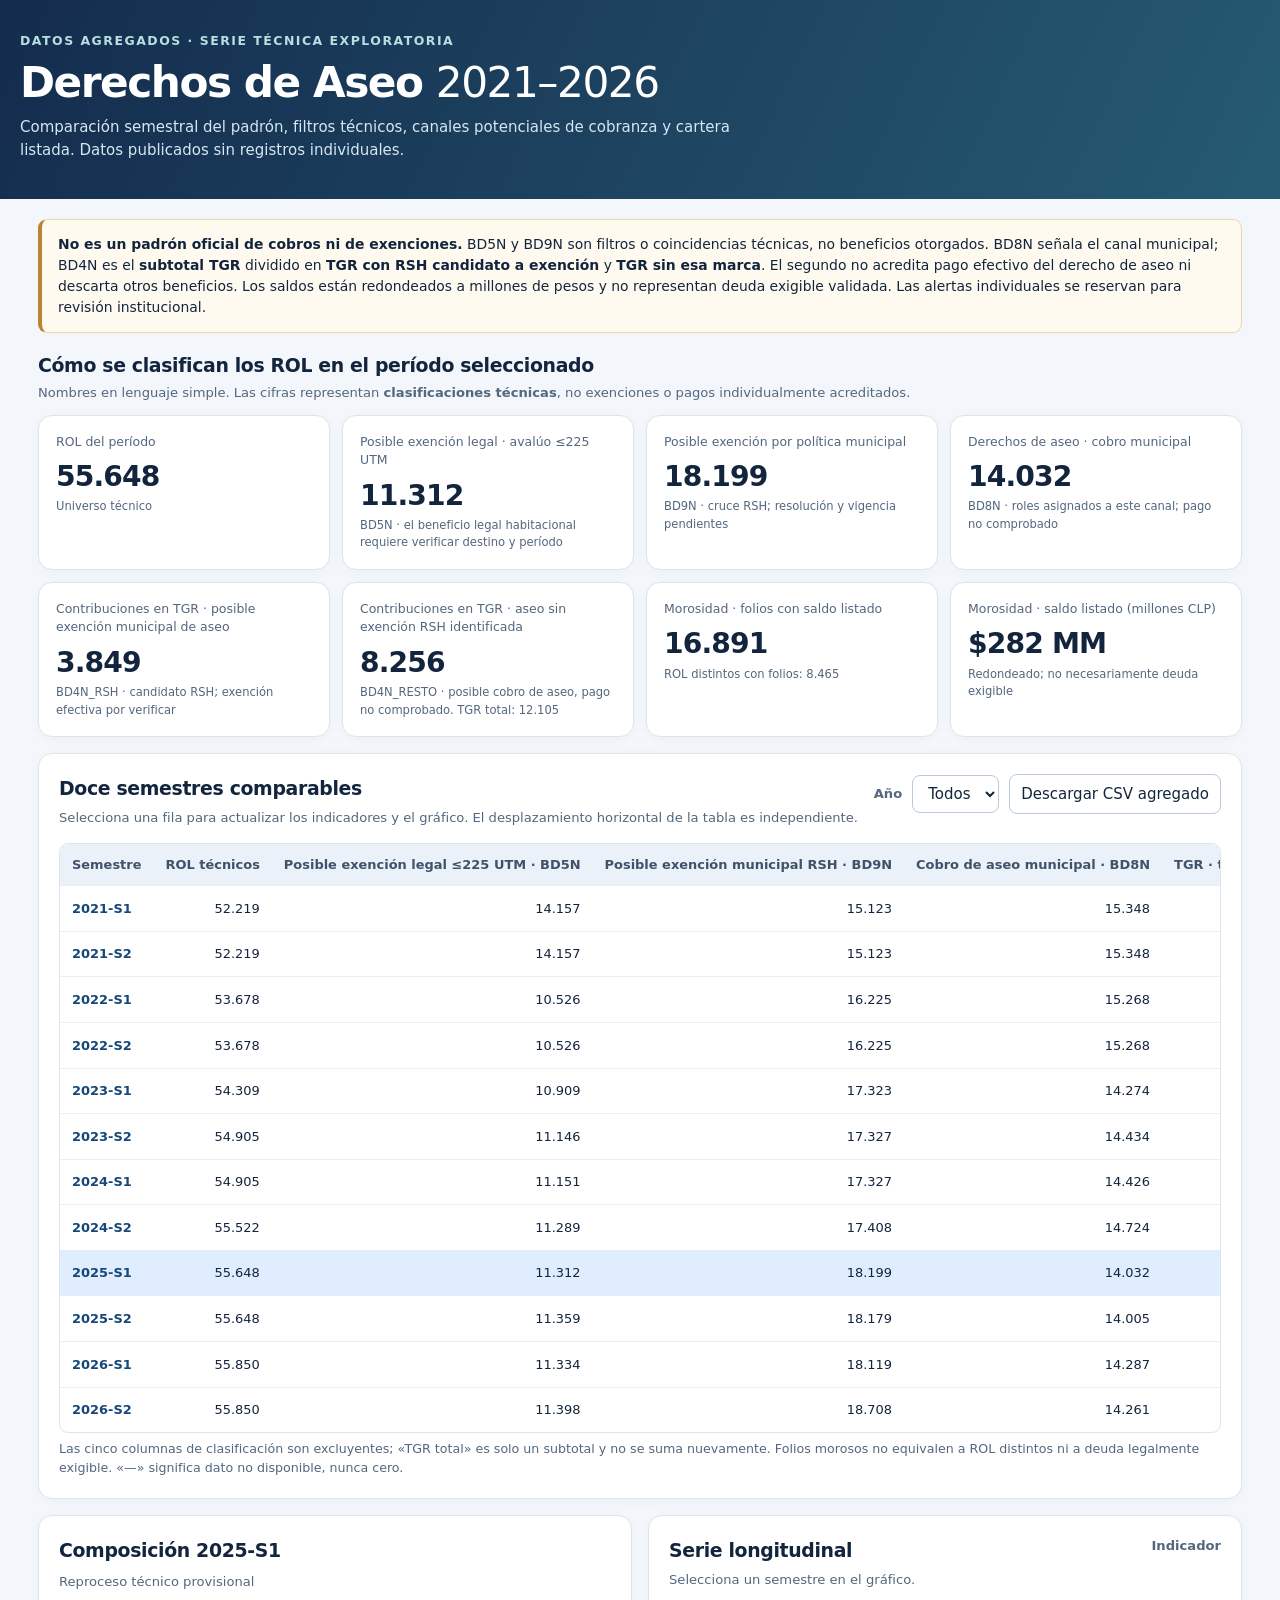
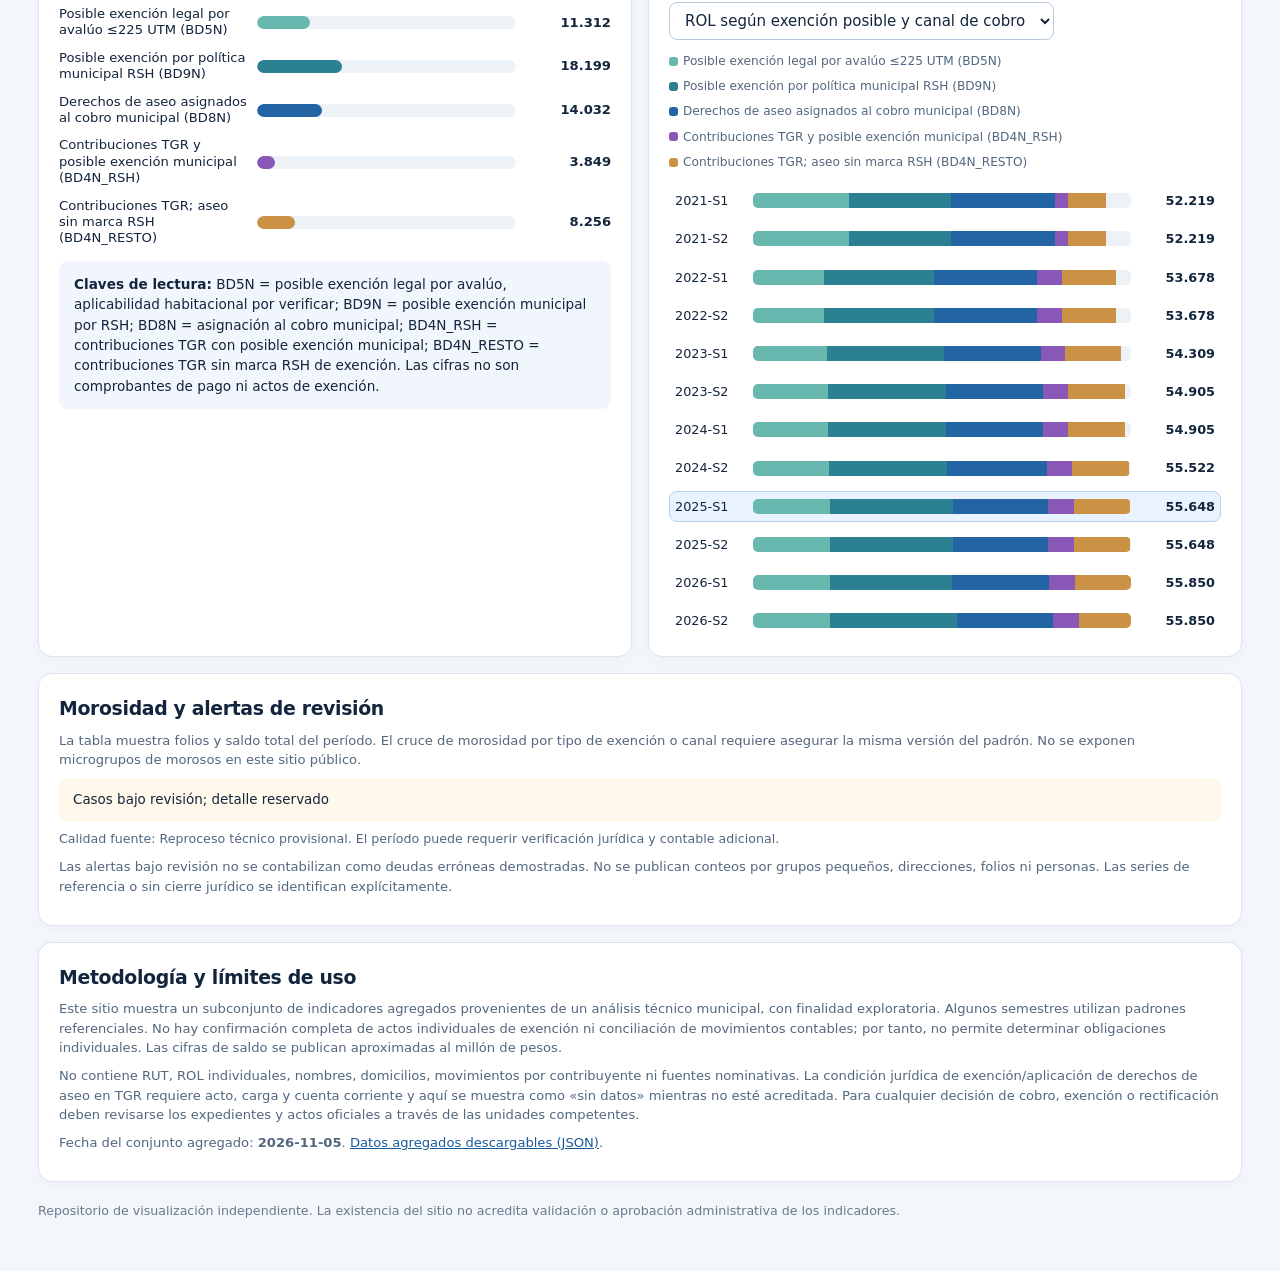
<file: archivo/portada-original-previa-ce39-20261123.html>
<!doctype html>
<html lang="es">
<head>
<meta charset="utf-8">
<meta name="viewport" content="width=device-width,initial-scale=1">
<meta name="description" content="Indicadores agregados de Derechos de Aseo de Recoleta 2021–2026, serie técnica preliminar.">
<title>Derechos de Aseo · Recoleta | Dashboard de indicadores</title>
<style>
:root{--bg:#f3f6fa;--white:#fff;--ink:#13253d;--muted:#53677e;--line:#dce5ee;--blue:#1f5da5;--mint:#268a83;--teal:#69b8af;--gold:#cb9144;--deep:#132f50}
*{box-sizing:border-box}html,body{margin:0;overflow-x:clip}body{background:var(--bg);color:var(--ink);font:15px/1.5 system-ui,-apple-system,"Segoe UI",sans-serif}
header{background:linear-gradient(115deg,#142c4e,#265a73);color:white;padding:32px 20px 38px}
.wrap{max-width:1240px;margin:auto;padding:0 18px}
header .wrap{padding:0}header h1{font-size:clamp(1.7rem,3.3vw,2.75rem);line-height:1.12;letter-spacing:-.035em;margin:8px 0 10px}
header p{max-width:760px;color:#d6e6f2;margin:0}.eyebrow{font-size:.78rem;letter-spacing:.12em;text-transform:uppercase;font-weight:700;color:#b6dfdf}
main{padding-top:20px!important;padding-bottom:50px!important}.disclaimer{background:#fffaf0;border:1px solid #ead5a9;border-left:4px solid #b88436;border-radius:9px;padding:14px 16px;font-size:.87rem;margin-bottom:18px}
.kpis{display:grid;grid-template-columns:repeat(4,minmax(0,1fr));gap:12px}.kpi,.panel{border:1px solid var(--line);background:var(--white);border-radius:14px;box-shadow:0 2px 12px #14304d08}.kpi{padding:17px;min-width:0}.kpi .label{font-size:.78rem;color:var(--muted)}.kpi strong{display:block;font-size:clamp(1.4rem,2.2vw,2rem);letter-spacing:-.03em;font-variant-numeric:tabular-nums;margin-top:5px}.kpi small{display:block;font-size:.72rem;color:var(--muted)}
.panel{padding:20px;margin-top:16px;min-width:0}h2{font-size:1.18rem;letter-spacing:-.018em;margin:0 0 6px}.sectionHead{margin:6px 0 4px}.sectionNote{margin:0 0 12px}h3{font-size:1rem;margin:15px 0 10px}p{margin:8px 0}.sub{font-size:.82rem;color:var(--muted)}.heading{display:flex;justify-content:space-between;align-items:flex-start;gap:12px;flex-wrap:wrap}.controls{display:flex;gap:10px;align-items:center;flex-wrap:wrap}
label{font-size:.82rem;color:var(--muted);font-weight:600}select,button{border-radius:8px;border:1px solid #b9cadc;background:white;color:var(--ink);font:inherit;padding:8px 11px;max-width:100%}button{cursor:pointer}button:hover,select:focus,button:focus{outline:2px solid #a1c8ec;outline-offset:1px}
.tablewrap{max-width:100%;overflow-x:auto;border:1px solid var(--line);border-radius:9px;margin:15px 0 7px}table{width:100%;min-width:1000px;border-collapse:collapse;font-size:.81rem;font-variant-numeric:tabular-nums}td,th{border-bottom:1px solid #e8eef5;padding:11px 12px;text-align:right;white-space:nowrap}th{text-transform:none;background:#ebf1f8;color:#3e526b;font-weight:650}th:first-child,td:first-child{text-align:left}tr:last-child td{border-bottom:0}tbody tr{cursor:pointer}tbody tr:hover,tbody tr:focus{background:#eef5ff}tbody tr.selected{background:#dfedff}td strong{color:#164779}.pill{font-size:.69rem;display:inline-block;background:#eef2f6;color:#4a6078;border-radius:99px;padding:3px 8px}
.twocol{display:grid;grid-template-columns:minmax(0,1fr) minmax(0,1fr);gap:16px}.bars{display:grid;gap:11px;margin:14px 0}.bar{display:grid;grid-template-columns:minmax(0,188px) minmax(0,1fr) 85px;align-items:center;gap:10px;font-size:.82rem}.bar label{color:var(--ink);font-weight:500;overflow-wrap:anywhere;line-height:1.25}.track{height:13px;border-radius:99px;background:#edf2f6;overflow:hidden}.fill{height:100%;border-radius:99px}.num{text-align:right;font-weight:650;font-variant-numeric:tabular-nums}
#trend{display:grid;gap:7px;margin-top:14px}.trendRow{display:grid;grid-template-columns:70px minmax(0,1fr) 76px;align-items:center;gap:8px;font-size:.8rem;width:100%;background:transparent;border:1px solid transparent;padding:5px;text-align:left}.trendRow:hover,.trendRow.active{background:#e9f2ff;border-color:#b5d2ee}.trendTrack{display:flex;background:#edf2f6;border-radius:5px;height:15px;overflow:hidden}.trendSegment{height:100%;flex:none;min-width:0}.legend{display:flex;flex-wrap:wrap;gap:7px 13px;margin-top:12px;font-size:.76rem;color:var(--muted)}.legendItem{display:inline-flex;align-items:center;gap:5px}.legendDot{width:9px;height:9px;border-radius:3px;display:inline-block}.trendFill{height:100%;background:#2e719f;border-radius:5px}
.info{background:#f1f6fc;border-radius:9px;padding:13px 15px;font-size:.85rem}.alert{background:#fff8eb;border-radius:8px;padding:12px 14px;font-size:.84rem}.details{color:var(--muted);font-size:.79rem}.foot{font-size:.79rem;color:#687a8e;margin-top:20px}a{color:#185a9a}
@media(max-width:850px){.kpis{grid-template-columns:repeat(2,minmax(0,1fr))}.twocol{grid-template-columns:1fr}}@media(max-width:520px){.wrap{padding:0 11px}.panel{padding:14px}.kpi{padding:12px}.kpi strong{font-size:1.4rem}.bar{grid-template-columns:minmax(0,115px) minmax(0,1fr) 67px;gap:6px;font-size:.74rem}.controls{width:100%}.heading{display:block}.trendRow{grid-template-columns:60px minmax(0,1fr) 65px}.trendRow .num{font-size:.72rem}}
@media print{header{color:var(--ink);background:white}.eyebrow,header p{color:var(--ink)}.controls{display:none}.panel,.kpi{box-shadow:none}.tablewrap{overflow:visible}table{min-width:0;font-size:.62rem}td,th{padding:4px}}
</style>
</head>
<body>
<header><div class="wrap"><div class="eyebrow">Datos agregados · Serie técnica exploratoria</div><h1>Derechos de Aseo <span style="font-weight:400">2021–2026</span></h1><p>Comparación semestral del padrón, filtros técnicos, canales potenciales de cobranza y cartera listada. Datos publicados sin registros individuales.</p></div></header>
<main class="wrap">
<div class="disclaimer"><strong>No es un padrón oficial de cobros ni de exenciones.</strong> BD5N y BD9N son filtros o coincidencias técnicas, no beneficios otorgados. BD8N señala el canal municipal; BD4N es el <strong>subtotal TGR</strong> dividido en <strong>TGR con RSH candidato a exención</strong> y <strong>TGR sin esa marca</strong>. El segundo no acredita pago efectivo del derecho de aseo ni descarta otros beneficios. Los saldos están redondeados a millones de pesos y no representan deuda exigible validada. Las alertas individuales se reservan para revisión institucional.</div>
<h2 class="sectionHead">Cómo se clasifican los ROL en el período seleccionado</h2>
<p class="sub sectionNote">Nombres en lenguaje simple. Las cifras representan <strong>clasificaciones técnicas</strong>, no exenciones o pagos individualmente acreditados.</p>
<div class="kpis" aria-label="Indicadores de clasificación y morosidad del período seleccionado">
  <div class="kpi"><div class="label">ROL del período</div><strong id="k-total">—</strong><small>Universo técnico</small></div>
  <div class="kpi"><div class="label">Posible exención legal · avalúo ≤225 UTM</div><strong id="k-legal">—</strong><small>BD5N · el beneficio legal habitacional requiere verificar destino y período</small></div>
  <div class="kpi"><div class="label">Posible exención por política municipal</div><strong id="k-rsh">—</strong><small>BD9N · cruce RSH; resolución y vigencia pendientes</small></div>
  <div class="kpi"><div class="label">Derechos de aseo · cobro municipal</div><strong id="k-municipal">—</strong><small>BD8N · roles asignados a este canal; pago no comprobado</small></div>
  <div class="kpi"><div class="label">Contribuciones en TGR · posible exención municipal de aseo</div><strong id="k-tgr-rsh">—</strong><small>BD4N_RSH · candidato RSH; exención efectiva por verificar</small></div>
  <div class="kpi"><div class="label">Contribuciones en TGR · aseo sin exención RSH identificada</div><strong id="k-tgr-rest">—</strong><small>BD4N_RESTO · posible cobro de aseo, pago no comprobado. TGR total: <span id="k-tgr-total">—</span></small></div>
  <div class="kpi"><div class="label">Morosidad · folios con saldo listado</div><strong id="k-folios">—</strong><small id="k-uniques">ROL distintos con folios: sin dato</small></div>
  <div class="kpi"><div class="label">Morosidad · saldo listado (millones CLP)</div><strong id="k-saldo">—</strong><small>Redondeado; no necesariamente deuda exigible</small></div>
</div>
<section class="panel" aria-label="Tabla de semestres">
  <div class="heading"><div><h2>Doce semestres comparables</h2><div class="sub">Selecciona una fila para actualizar los indicadores y el gráfico. El desplazamiento horizontal de la tabla es independiente.</div></div><div class="controls"><label for="year">Año</label><select id="year"><option value="todos">Todos</option></select><button id="csv" type="button">Descargar CSV agregado</button></div></div>
  <div class="tablewrap"><table><thead><tr><th>Semestre</th><th>ROL técnicos</th><th>Posible exención legal ≤225 UTM · BD5N</th><th>Posible exención municipal RSH · BD9N</th><th>Cobro de aseo municipal · BD8N</th><th>TGR · total canal BD4N</th><th>TGR + posible exención municipal · BD4N_RSH</th><th>TGR + aseo sin marca RSH · BD4N_RESTO</th><th>Morosidad · folios</th><th>Morosidad · ROL distintos</th><th>Morosidad · saldo MM CLP</th><th>Estado</th></tr></thead><tbody id="tableBody"></tbody></table></div>
  <div class="details">Las cinco columnas de clasificación son excluyentes; «TGR total» es solo un subtotal y no se suma nuevamente. Folios morosos no equivalen a ROL distintos ni a deuda legalmente exigible. «—» significa dato no disponible, nunca cero.</div>
</section>
<section class="twocol">
  <div class="panel"><h2 id="title-detail">Clasificación de ROL por criterio de aseo y canal</h2><p class="sub" id="status-detail">Cinco segmentos técnicos excluyentes; BD4N es subtotal de los dos segmentos TGR y no se suma adicionalmente. Puede existir residuo de clasificación.</p><div id="bars" class="bars"></div><div class="info"><strong>Claves de lectura:</strong> BD5N = posible exención legal por avalúo, aplicabilidad habitacional por verificar; BD9N = posible exención municipal por RSH; BD8N = asignación al cobro municipal; BD4N_RSH = contribuciones TGR con posible exención municipal; BD4N_RESTO = contribuciones TGR sin marca RSH de exención. Las cifras no son comprobantes de pago ni actos de exención.</div></div>
  <div class="panel"><div class="heading"><div><h2>Serie longitudinal</h2><div class="sub">Selecciona un semestre en el gráfico.</div></div><label for="metric">Indicador</label><select id="metric"><option value="composicion">ROL según exención posible y canal de cobro</option><option value="tgr">TGR: posible exención RSH / resto</option><option value="rol_total">ROL totales</option><option value="folios_listados">Folios listados</option><option value="saldo_listado_millones_clp">Saldo MM CLP</option></select></div><div id="legend" class="legend" aria-label="Leyenda del gráfico"></div><div id="trend" role="group" aria-label="Comparación 2021-2026"></div></div>
</section>
<section class="panel"><h2>Morosidad y alertas de revisión</h2><p class="sub">La tabla muestra folios y saldo total del período. El cruce de morosidad por tipo de exención o canal requiere asegurar la misma versión del padrón. No se exponen microgrupos de morosos en este sitio público.</p><p id="alert-detail" class="alert"></p><p id="quality-detail" class="details"></p><p class="sub">Las alertas bajo revisión no se contabilizan como deudas erróneas demostradas. No se publican conteos por grupos pequeños, direcciones, folios ni personas. Las series de referencia o sin cierre jurídico se identifican explícitamente.</p></section>
<section class="panel"><h2>Metodología y límites de uso</h2><p class="sub">Este sitio muestra un subconjunto de indicadores agregados provenientes de un análisis técnico municipal, con finalidad exploratoria. Algunos semestres utilizan padrones referenciales. No hay confirmación completa de actos individuales de exención ni conciliación de movimientos contables; por tanto, no permite determinar obligaciones individuales. Las cifras de saldo se publican aproximadas al millón de pesos.</p><p class="sub">No contiene RUT, ROL individuales, nombres, domicilios, movimientos por contribuyente ni fuentes nominativas. La condición jurídica de exención/aplicación de derechos de aseo en TGR requiere acto, carga y cuenta corriente y aquí se muestra como «sin datos» mientras no esté acreditada. Para cualquier decisión de cobro, exención o rectificación deben revisarse los expedientes y actos oficiales a través de las unidades competentes.</p><p class="sub">Fecha del conjunto agregado: <strong id="cutoff">—</strong>. <a href="data/periodos.json">Datos agregados descargables (JSON)</a>.</p></section>
<div class="foot">Repositorio de visualización independiente. La existencia del sitio no acredita validación o aprobación administrativa de los indicadores.</div>
</main>
<script type="application/json" id="publicData">{"esquema":"dashboard_publico_agregado_v2_canal_tgr_separado","fecha_corte":"2026-11-05","naturaleza":"Serie técnica exploratoria; no declaración oficial ni estados de deuda exigible","alcance":"Cinco grupos excluyentes (BD5N, BD9N, BD8N, BD4N_RSH y BD4N_RESTO), con BD4N como subtotal no aditivo. Saldos redondeados MM CLP; sin identidades ni alertas nominativas.","leyenda":{"filtro_avaluo_225utm":"Filtro técnico de avalúo: no equivale a exención formal","rsh_candidato":"Coincidencia RSH candidata: no equivale a exención aprobada","municipal_potencial":"Grupo potencial de cobro municipal: no prueba pago","canal_tgr":"Canal TGR/contribuciones: no prueba pago","tgr_rsh_candidato_exencion":"ROL del canal TGR con marca técnica RSH para eventual exención. No equivale a exención legalmente aprobada ni comprobante de carga TGR.","tgr_resto_sin_marca_rsh":"ROL del canal TGR sin marca RSH de esta clasificación. No acredita pago de derechos de aseo ni descarta otros beneficios.","tgr_subtotal":"BD4N = suma TGR RSH candidato + TGR resto; subtotal no se cuenta otra vez.","separacion":"Canal de recaudación TGR y derecho de aseo pagado/exento son dimensiones distintas; pagos y exenciones jurídicamente acreditados no disponibles sin actos, cargas y cuenta corriente."},"periodos":[{"periodo":"2021-S1","rol_total":52219,"grupos":{"filtro_avaluo_225utm":14157,"rsh_candidato":15123,"municipal_potencial":15348,"tgr_rsh_candidato_exencion":1973,"tgr_resto_sin_marca_rsh":5617},"cartera":{"folios_listados":13145,"rol_distintos_verificados":null,"saldo_listado_millones_clp":151},"alertas":"Sin clasificación semestral publicable","calidad":"Diferencia técnica pendiente","calidad_codigo":"EXCEPCION_CUADRATURA","tgr_subtotal":{"roles":7590,"pago_derechos_aseo_acreditado":null,"exencion_juridica_acreditada":null}},{"periodo":"2021-S2","rol_total":52219,"grupos":{"filtro_avaluo_225utm":14157,"rsh_candidato":15123,"municipal_potencial":15348,"tgr_rsh_candidato_exencion":1973,"tgr_resto_sin_marca_rsh":5617},"cartera":{"folios_listados":13272,"rol_distintos_verificados":null,"saldo_listado_millones_clp":152},"alertas":"Sin clasificación semestral publicable","calidad":"Padrón de referencia","calidad_codigo":"PADRON_REFERENCIAL_OTRO_SEMESTRE","tgr_subtotal":{"roles":7590,"pago_derechos_aseo_acreditado":null,"exencion_juridica_acreditada":null}},{"periodo":"2022-S1","rol_total":53678,"grupos":{"filtro_avaluo_225utm":10526,"rsh_candidato":16225,"municipal_potencial":15268,"tgr_rsh_candidato_exencion":3572,"tgr_resto_sin_marca_rsh":8087},"cartera":{"folios_listados":21135,"rol_distintos_verificados":null,"saldo_listado_millones_clp":259},"alertas":"Sin clasificación semestral publicable","calidad":"Serie histórica sin cierre legal","calidad_codigo":"HISTORICO_REPRODUCIDO_NO_APROBADO","tgr_subtotal":{"roles":11659,"pago_derechos_aseo_acreditado":null,"exencion_juridica_acreditada":null}},{"periodo":"2022-S2","rol_total":53678,"grupos":{"filtro_avaluo_225utm":10526,"rsh_candidato":16225,"municipal_potencial":15268,"tgr_rsh_candidato_exencion":3572,"tgr_resto_sin_marca_rsh":8087},"cartera":{"folios_listados":18480,"rol_distintos_verificados":null,"saldo_listado_millones_clp":242},"alertas":"Sin clasificación semestral publicable","calidad":"Padrón de referencia","calidad_codigo":"PADRON_REFERENCIAL_OTRO_SEMESTRE","tgr_subtotal":{"roles":11659,"pago_derechos_aseo_acreditado":null,"exencion_juridica_acreditada":null}},{"periodo":"2023-S1","rol_total":54309,"grupos":{"filtro_avaluo_225utm":10909,"rsh_candidato":17323,"municipal_potencial":14274,"tgr_rsh_candidato_exencion":3649,"tgr_resto_sin_marca_rsh":8154},"cartera":{"folios_listados":12938,"rol_distintos_verificados":null,"saldo_listado_millones_clp":180},"alertas":"Sin clasificación semestral publicable","calidad":"Serie histórica sin cierre legal","calidad_codigo":"HISTORICO_REPRODUCIDO_NO_APROBADO","tgr_subtotal":{"roles":11803,"pago_derechos_aseo_acreditado":null,"exencion_juridica_acreditada":null}},{"periodo":"2023-S2","rol_total":54905,"grupos":{"filtro_avaluo_225utm":11146,"rsh_candidato":17327,"municipal_potencial":14434,"tgr_rsh_candidato_exencion":3654,"tgr_resto_sin_marca_rsh":8344},"cartera":{"folios_listados":13055,"rol_distintos_verificados":null,"saldo_listado_millones_clp":181},"alertas":"Sin clasificación semestral publicable","calidad":"Serie histórica sin cierre legal","calidad_codigo":"HISTORICO_REPRODUCIDO_NO_APROBADO","tgr_subtotal":{"roles":11998,"pago_derechos_aseo_acreditado":null,"exencion_juridica_acreditada":null}},{"periodo":"2024-S1","rol_total":54905,"grupos":{"filtro_avaluo_225utm":11151,"rsh_candidato":17327,"municipal_potencial":14426,"tgr_rsh_candidato_exencion":3649,"tgr_resto_sin_marca_rsh":8352},"cartera":{"folios_listados":13743,"rol_distintos_verificados":null,"saldo_listado_millones_clp":220},"alertas":"Sin clasificación semestral publicable","calidad":"Serie histórica sin cierre legal","calidad_codigo":"HISTORICO_REPRODUCIDO_NO_APROBADO","tgr_subtotal":{"roles":12001,"pago_derechos_aseo_acreditado":null,"exencion_juridica_acreditada":null}},{"periodo":"2024-S2","rol_total":55522,"grupos":{"filtro_avaluo_225utm":11289,"rsh_candidato":17408,"municipal_potencial":14724,"tgr_rsh_candidato_exencion":3657,"tgr_resto_sin_marca_rsh":8444},"cartera":{"folios_listados":14072,"rol_distintos_verificados":null,"saldo_listado_millones_clp":230},"alertas":"Sin clasificación semestral publicable","calidad":"Serie histórica sin cierre legal","calidad_codigo":"HISTORICO_REPRODUCIDO_NO_APROBADO","tgr_subtotal":{"roles":12101,"pago_derechos_aseo_acreditado":null,"exencion_juridica_acreditada":null}},{"periodo":"2025-S1","rol_total":55648,"grupos":{"filtro_avaluo_225utm":11312,"rsh_candidato":18199,"municipal_potencial":14032,"tgr_rsh_candidato_exencion":3849,"tgr_resto_sin_marca_rsh":8256},"cartera":{"folios_listados":16891,"rol_distintos_verificados":8465,"saldo_listado_millones_clp":282},"alertas":"Casos bajo revisión; detalle reservado","calidad":"Reproceso técnico provisional","calidad_codigo":"REPROCESO_TECNICO_PROVISIONAL","tgr_subtotal":{"roles":12105,"pago_derechos_aseo_acreditado":null,"exencion_juridica_acreditada":null}},{"periodo":"2025-S2","rol_total":55648,"grupos":{"filtro_avaluo_225utm":11359,"rsh_candidato":18179,"municipal_potencial":14005,"tgr_rsh_candidato_exencion":3849,"tgr_resto_sin_marca_rsh":8256},"cartera":{"folios_listados":16261,"rol_distintos_verificados":null,"saldo_listado_millones_clp":277},"alertas":"Sin clasificación semestral publicable","calidad":"Manifiesto referencial","calidad_codigo":"MANIFIESTO_SIN_ROL_INDIVIDUAL","tgr_subtotal":{"roles":12105,"pago_derechos_aseo_acreditado":null,"exencion_juridica_acreditada":null}},{"periodo":"2026-S1","rol_total":55850,"grupos":{"filtro_avaluo_225utm":11334,"rsh_candidato":18119,"municipal_potencial":14287,"tgr_rsh_candidato_exencion":3872,"tgr_resto_sin_marca_rsh":8238},"cartera":{"folios_listados":26131,"rol_distintos_verificados":null,"saldo_listado_millones_clp":451},"alertas":"Sin clasificación semestral publicable","calidad":"Serie histórica sin cierre legal","calidad_codigo":"HISTORICO_REPRODUCIDO_NO_APROBADO","tgr_subtotal":{"roles":12110,"pago_derechos_aseo_acreditado":null,"exencion_juridica_acreditada":null}},{"periodo":"2026-S2","rol_total":55850,"grupos":{"filtro_avaluo_225utm":11398,"rsh_candidato":18708,"municipal_potencial":14261,"tgr_rsh_candidato_exencion":3736,"tgr_resto_sin_marca_rsh":7747},"cartera":{"folios_listados":11715,"rol_distintos_verificados":null,"saldo_listado_millones_clp":208},"alertas":"Sin clasificación semestral publicable","calidad":"Corrección RSH pendiente","calidad_codigo":"ORIGINAL_PENDIENTE_CORRECCION_RSH","tgr_subtotal":{"roles":11483,"pago_derechos_aseo_acreditado":null,"exencion_juridica_acreditada":null}}]}</script>
<script>
"use strict";
const dataset=JSON.parse(document.getElementById("publicData").textContent);
const records=dataset.periodos;
const money=n=>n==null?"—":new Intl.NumberFormat("es-CL").format(n);
const $=id=>document.getElementById(id);
const colors=["#69b8af","#2b8091","#2365a4","#8958b7","#cb9144"];
const names=["Posible exención legal por avalúo ≤225 UTM (BD5N)","Posible exención por política municipal RSH (BD9N)","Derechos de aseo asignados al cobro municipal (BD8N)","Contribuciones TGR y posible exención municipal (BD4N_RSH)","Contribuciones TGR; aseo sin marca RSH (BD4N_RESTO)"];
let year="todos",selected="2025-S1";
function escapeHtml(v){return String(v).replace(/[&<>"']/g,c=>({"&":"&amp;","<":"&lt;",">":"&gt;",'"':"&quot;","'":"&#39;"}[c]))}
function rows(){return records.filter(r=>year==="todos"||r.periodo.slice(0,4)===year)}
function init(){const years=[...new Set(records.map(r=>r.periodo.slice(0,4)))];$("year").innerHTML='<option value="todos">Todos</option>'+years.map(y=>'<option value="'+y+'">'+y+'</option>').join("");$("year").onchange=e=>{year=e.target.value;renderTable()};$("metric").onchange=renderTrend;$("csv").onclick=exportCSV;$("cutoff").textContent=dataset.fecha_corte;show(selected)}
function renderTable(){$("tableBody").innerHTML=rows().map(r=>'<tr tabindex="0" role="button" data-period="'+r.periodo+'" class="'+(r.periodo===selected?'selected':'')+'"><td><strong>'+r.periodo+'</strong></td><td>'+money(r.rol_total)+'</td><td>'+money(r.grupos.filtro_avaluo_225utm)+'</td><td>'+money(r.grupos.rsh_candidato)+'</td><td>'+money(r.grupos.municipal_potencial)+'</td><td>'+money(r.tgr_subtotal.roles)+'</td><td>'+money(r.grupos.tgr_rsh_candidato_exencion)+'</td><td>'+money(r.grupos.tgr_resto_sin_marca_rsh)+'</td><td>'+money(r.cartera.folios_listados)+'</td><td>'+money(r.cartera.rol_distintos_verificados)+'</td><td>'+money(r.cartera.saldo_listado_millones_clp)+'</td><td><span class="pill">'+escapeHtml(r.calidad)+'</span></td></tr>').join("");document.querySelectorAll("#tableBody tr").forEach(tr=>{tr.onclick=()=>show(tr.dataset.period);tr.onkeydown=e=>{if(e.key==="Enter"||e.key===" "){e.preventDefault();show(tr.dataset.period)}}})}
function renderTrend(){
const mode=$("metric").value;
const fiveKeys=["filtro_avaluo_225utm","rsh_candidato","municipal_potencial","tgr_rsh_candidato_exencion","tgr_resto_sin_marca_rsh"];
const val=r=>mode==="tgr"?r.tgr_subtotal.roles:mode==="composicion"||mode==="rol_total"?r.rol_total:r.cartera[mode];
const max=Math.max(1,...records.map(val));
const labels=mode==="composicion"?names.map((label,i)=>[label,colors[i]]):mode==="tgr"?[[names[3],colors[3]],[names[4],colors[4]]]:[[mode==="rol_total"?"ROL totales":mode==="folios_listados"?"Folios listados":"Saldo listado MM CLP","#2365a4"]];
$("legend").innerHTML=labels.map(([name,color])=>'<span class="legendItem"><span class="legendDot" style="background:'+color+'"></span>'+escapeHtml(name)+'</span>').join("");
$("trend").innerHTML=records.map(r=>{
 const values=mode==="composicion"?fiveKeys.map((key,i)=>[r.grupos[key],colors[i],names[i]]):mode==="tgr"?[[r.grupos.tgr_rsh_candidato_exencion,colors[3],names[3]],[r.grupos.tgr_resto_sin_marca_rsh,colors[4],names[4]]]:[[val(r),"#2365a4","Total"]];
 const bars=values.map(([n,color,label])=>'<span class="trendSegment" title="'+escapeHtml(label+': '+money(n))+'" style="display:block;width:'+(n/max*100).toFixed(4)+'%;background:'+color+'"></span>').join("");
 return '<button class="trendRow '+(r.periodo===selected?'active':'')+'" data-period="'+r.periodo+'" aria-pressed="'+(r.periodo===selected)+'"><span>'+r.periodo+'</span><span class="trendTrack" aria-hidden="true">'+bars+'</span><span class="num">'+money(val(r))+'</span></button>'
}).join("");
document.querySelectorAll("#trend button").forEach(b=>b.onclick=()=>show(b.dataset.period))
}
function show(p){const r=records.find(r=>r.periodo===p);if(!r)return;selected=p;$("k-total").textContent=money(r.rol_total);$("k-legal").textContent=money(r.grupos.filtro_avaluo_225utm);$("k-municipal").textContent=money(r.grupos.municipal_potencial);$("k-rsh").textContent=money(r.grupos.rsh_candidato);$("k-tgr-rsh").textContent=money(r.grupos.tgr_rsh_candidato_exencion);$("k-tgr-rest").textContent=money(r.grupos.tgr_resto_sin_marca_rsh);$("k-tgr-total").textContent=money(r.tgr_subtotal.roles);$("k-folios").textContent=money(r.cartera.folios_listados);$("k-saldo").textContent="$"+money(r.cartera.saldo_listado_millones_clp)+" MM";$("k-uniques").textContent="ROL distintos con folios: "+(r.cartera.rol_distintos_verificados==null?"sin datos":money(r.cartera.rol_distintos_verificados));$("title-detail").textContent="Composición "+r.periodo;$("status-detail").textContent=r.calidad;let values=Object.values(r.grupos);$("bars").innerHTML=values.map((n,i)=>'<div class="bar"><label>'+names[i]+'</label><div class="track"><div class="fill" style="width:'+(n/r.rol_total*100).toFixed(3)+'%;background:'+colors[i]+'"></div></div><div class="num">'+money(n)+'</div></div>').join("");$("alert-detail").textContent=r.alertas;$("quality-detail").textContent="Calidad fuente: "+r.calidad+". El período puede requerir verificación jurídica y contable adicional.";renderTable();renderTrend();try{history.replaceState(null,"","#"+p)}catch(e){}}
function exportCSV(){
const h=["periodo","rol_total","bd5n_filtro_avaluo","bd9n_rsh_candidato","bd8n_municipal_potencial","bd4n_tgr_subtotal","bd4n_rsh_candidato_exencion","bd4n_resto_sin_marca_rsh","folios_listados","rol_cartera_unicos_verificados","saldo_listado_mm_clp","calidad"];
const vals=rows().map(r=>[r.periodo,r.rol_total,r.grupos.filtro_avaluo_225utm,r.grupos.rsh_candidato,r.grupos.municipal_potencial,r.tgr_subtotal.roles,r.grupos.tgr_rsh_candidato_exencion,r.grupos.tgr_resto_sin_marca_rsh,r.cartera.folios_listados,r.cartera.rol_distintos_verificados,r.cartera.saldo_listado_millones_clp,r.calidad]);
const csv="\ufeff"+[h,...vals].map(arr=>arr.map(x=>x==null?"":'"'+String(x).replace(/"/g,'""')+'"').join(";")).join("\r\n");const url=URL.createObjectURL(new Blob([csv],{type:"text/csv;charset=utf-8"}));const a=document.createElement("a");a.href=url;a.download="dashboard_recoleta_agregados.csv";a.click();setTimeout(()=>URL.revokeObjectURL(url),500)}
const hash=decodeURIComponent(location.hash.slice(1));if(records.some(r=>r.periodo===hash))selected=hash;init();
</script>
</body></html>
</file>
